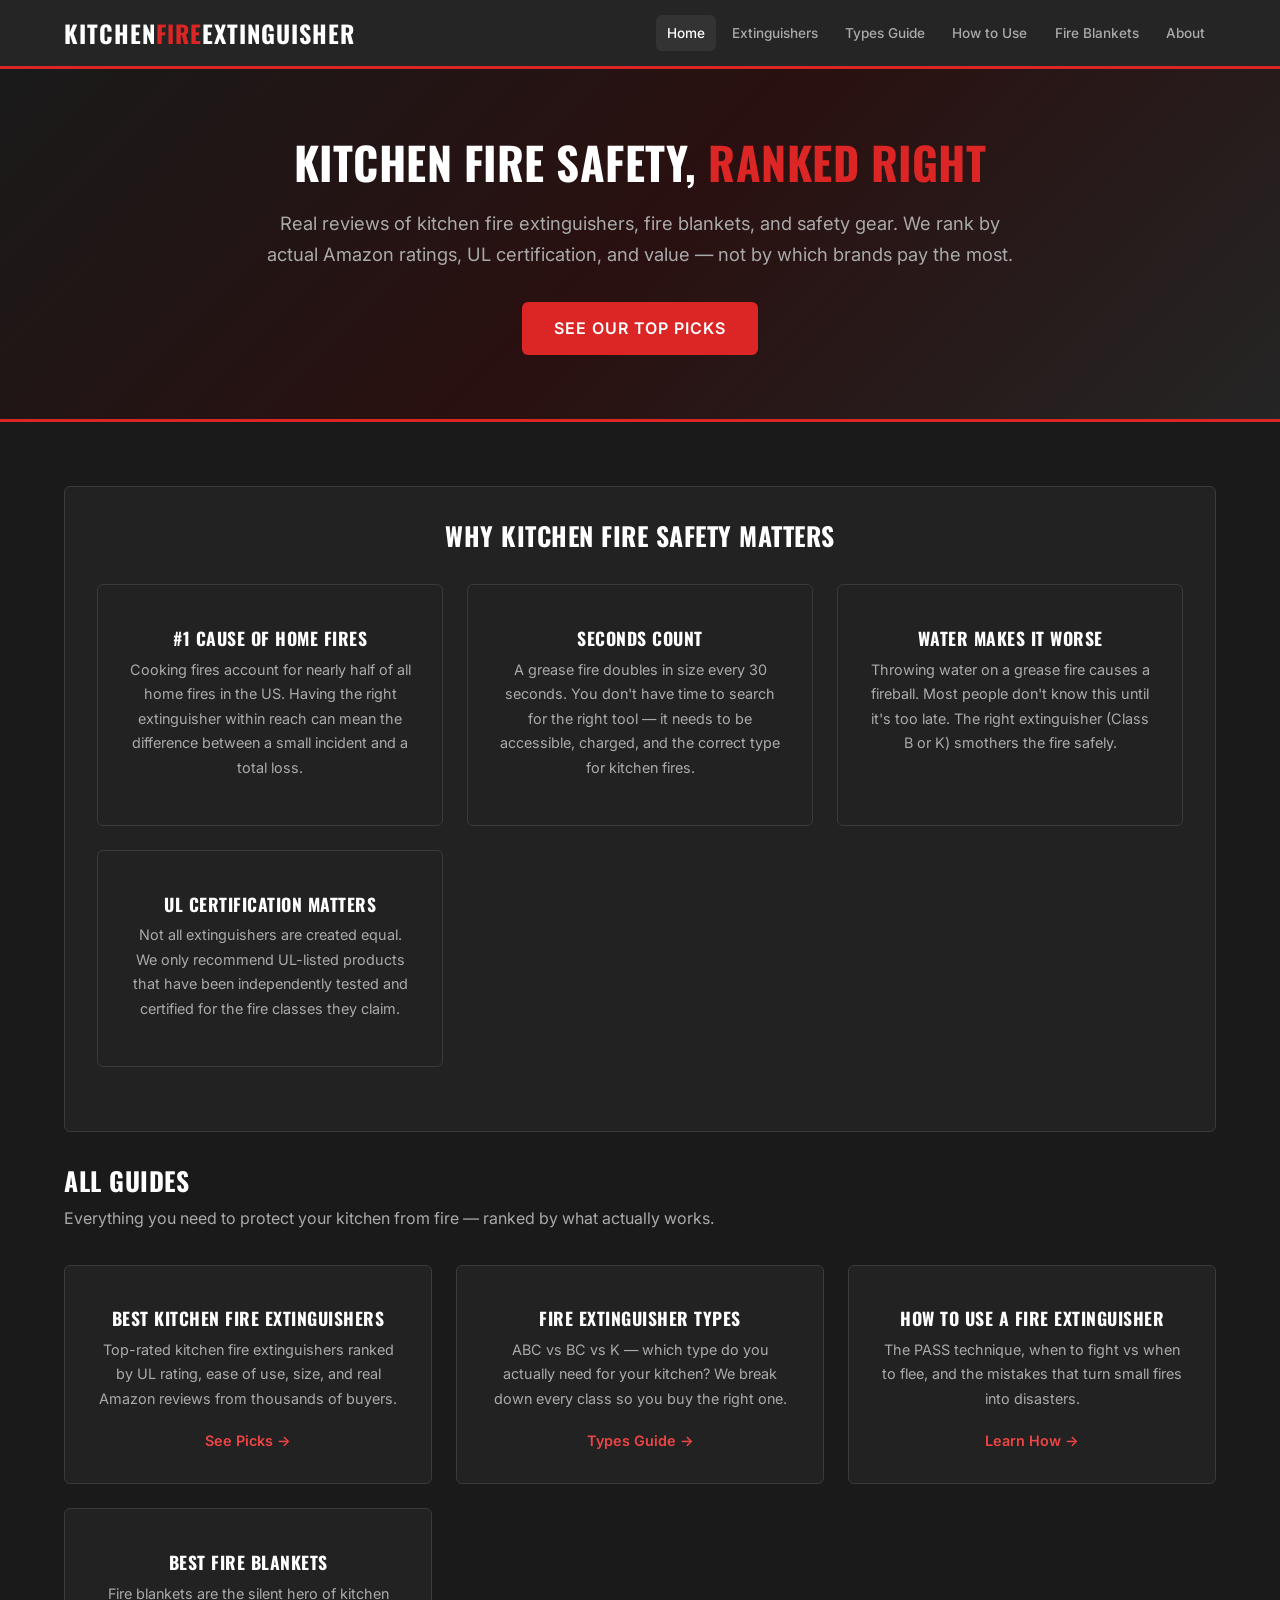
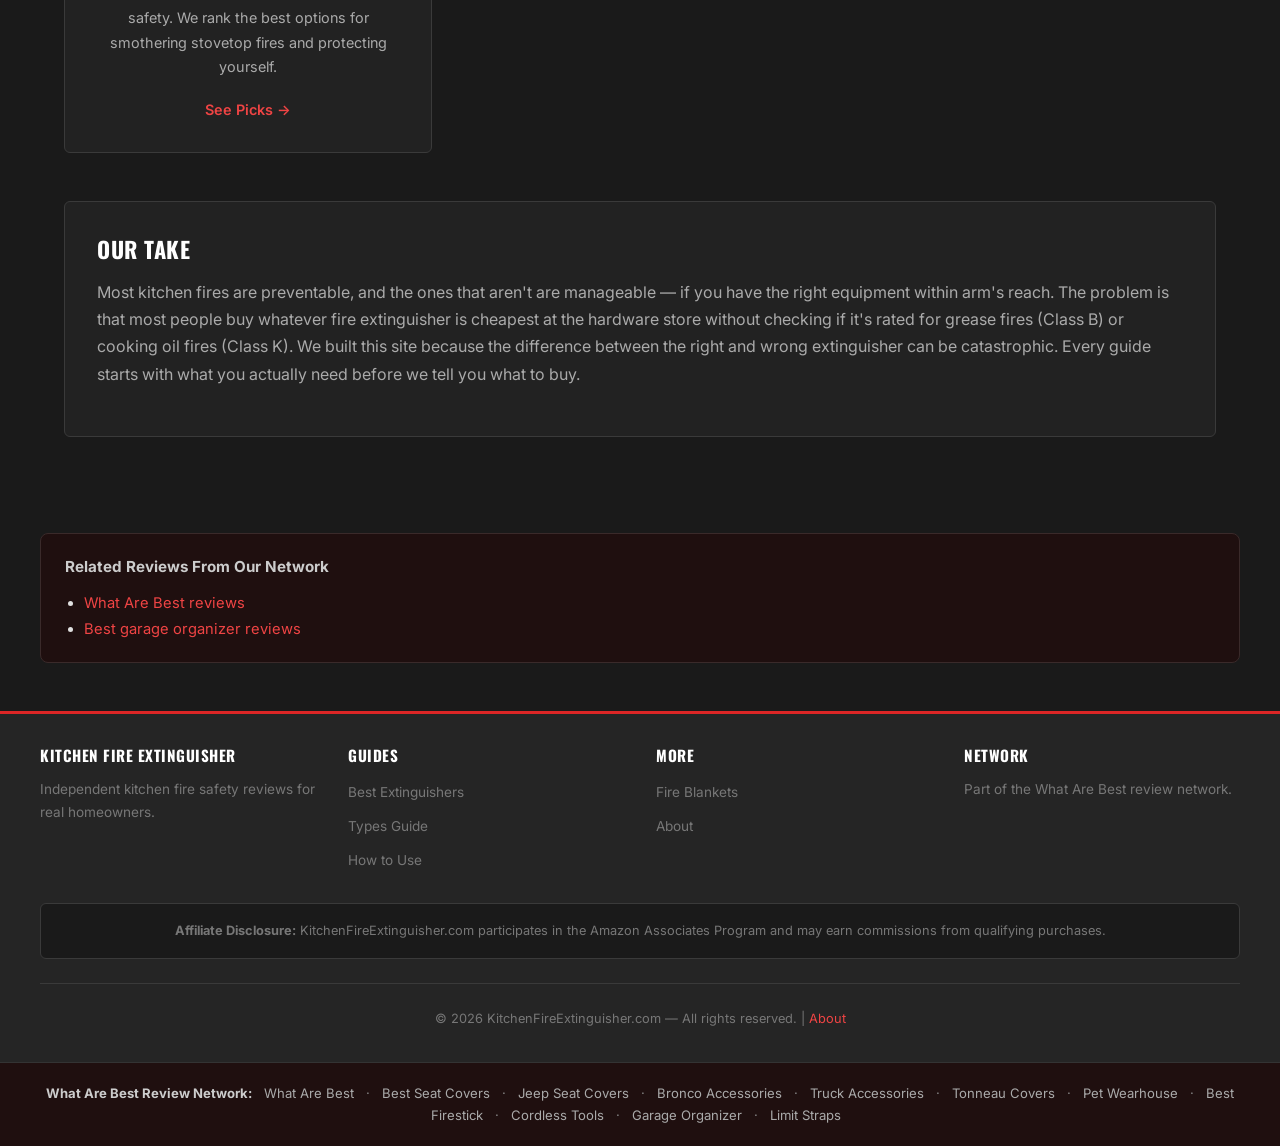
<file: index.html>
<!DOCTYPE html>
<html lang="en">
<head>
<meta charset="UTF-8">
<meta name="viewport" content="width=device-width,initial-scale=1.0">
<title>Best Kitchen Fire Extinguisher 2026 — Honest Fire Safety Reviews</title>
<meta name="description" content="Independent kitchen fire extinguisher reviews. We rank fire extinguishers, fire blankets, and safety gear by real Amazon ratings, UL certification, and value — not brand deals.">
<link rel="canonical" href="https://kitchenfireextinguisher.com/">
<link rel="preconnect" href="https://fonts.googleapis.com">
<link href="https://fonts.googleapis.com/css2?family=Inter:wght@400;500;600;700&family=Oswald:wght@400;500;600;700&display=swap" rel="stylesheet">
<link rel="stylesheet" href="css/style.css">
<meta property="og:type" content="website">
<meta property="og:title" content="Best Kitchen Fire Extinguisher 2026 — Honest Fire Safety Reviews">
<meta property="og:url" content="https://kitchenfireextinguisher.com/">
<meta property="og:site_name" content="KitchenFireExtinguisher.com">
<meta property="og:description" content="Independent kitchen fire extinguisher reviews. We rank fire extinguishers, fire blankets, and safety gear by real Amazon ratings, UL certification, and value.">
<meta name="twitter:card" content="summary">
<script type="application/ld+json">{"@context":"https://schema.org","@type":"WebSite","name":"Kitchen Fire Extinguisher","url":"https://kitchenfireextinguisher.com/","publisher":{"@type":"Organization","name":"What Are Best"},"description":"Independent kitchen fire safety product reviews."}</script>
</head>
<body>
<header class="site-header">
  <div class="header-inner">
    <a href="index.html" class="logo">KITCHEN<span>FIRE</span>EXTINGUISHER</a>
    <button class="nav-toggle" aria-label="Toggle navigation" aria-expanded="false">☰</button>
    <nav class="main-nav" role="navigation">
      <ul>
        <li><a href="index.html">Home</a></li>
        <li><a href="best-kitchen-fire-extinguishers.html">Extinguishers</a></li>
        <li><a href="fire-extinguisher-types.html">Types Guide</a></li>
        <li><a href="how-to-use-fire-extinguisher.html">How to Use</a></li>
        <li><a href="best-fire-blankets.html">Fire Blankets</a></li>
        <li><a href="about.html">About</a></li>
      </ul>
    </nav>
  </div>
</header>

<section class="hero">
  <h1>Kitchen Fire Safety, <span>Ranked Right</span></h1>
  <p>Real reviews of kitchen fire extinguishers, fire blankets, and safety gear. We rank by actual Amazon ratings, UL certification, and value — not by which brands pay the most.</p>
  <a href="best-kitchen-fire-extinguishers.html" class="hero-cta">See Our Top Picks</a>
</section>

<div class="container">
  <section class="brand-section">
    <h2 style="color:var(--white);text-align:center;margin-bottom:1.5rem;font-size:1.6rem">Why Kitchen Fire Safety Matters</h2>
    <div class="category-grid">
      <div class="cat-card"><div class="icon"></div><h3>#1 Cause of Home Fires</h3><p>Cooking fires account for nearly half of all home fires in the US. Having the right extinguisher within reach can mean the difference between a small incident and a total loss.</p></div>
      <div class="cat-card"><div class="icon"></div><h3>Seconds Count</h3><p>A grease fire doubles in size every 30 seconds. You don't have time to search for the right tool — it needs to be accessible, charged, and the correct type for kitchen fires.</p></div>
      <div class="cat-card"><div class="icon"></div><h3>Water Makes It Worse</h3><p>Throwing water on a grease fire causes a fireball. Most people don't know this until it's too late. The right extinguisher (Class B or K) smothers the fire safely.</p></div>
      <div class="cat-card"><div class="icon"></div><h3>UL Certification Matters</h3><p>Not all extinguishers are created equal. We only recommend UL-listed products that have been independently tested and certified for the fire classes they claim.</p></div>
    </div>
  </section>

  <h2 style="color:var(--white);margin:2rem 0 .5rem;font-family:var(--font-heading);text-transform:uppercase;font-size:1.6rem">All Guides</h2>
  <p style="color:var(--text-secondary);margin-bottom:1.5rem">Everything you need to protect your kitchen from fire — ranked by what actually works.</p>
  <div class="category-grid">
    <div class="cat-card"><div class="icon"></div><h3>Best Kitchen Fire Extinguishers</h3><p>Top-rated kitchen fire extinguishers ranked by UL rating, ease of use, size, and real Amazon reviews from thousands of buyers.</p><a href="best-kitchen-fire-extinguishers.html">See Picks →</a></div>
    <div class="cat-card"><div class="icon"></div><h3>Fire Extinguisher Types</h3><p>ABC vs BC vs K — which type do you actually need for your kitchen? We break down every class so you buy the right one.</p><a href="fire-extinguisher-types.html">Types Guide →</a></div>
    <div class="cat-card"><div class="icon"></div><h3>How to Use a Fire Extinguisher</h3><p>The PASS technique, when to fight vs when to flee, and the mistakes that turn small fires into disasters.</p><a href="how-to-use-fire-extinguisher.html">Learn How →</a></div>
    <div class="cat-card"><div class="icon"></div><h3>Best Fire Blankets</h3><p>Fire blankets are the silent hero of kitchen safety. We rank the best options for smothering stovetop fires and protecting yourself.</p><a href="best-fire-blankets.html">See Picks →</a></div>
  </div>

  <section class="brand-section" style="margin-top:3rem">
    <h2 style="color:var(--white);margin-bottom:1rem;font-size:1.4rem">Our Take</h2>
    <p style="color:var(--text-secondary);margin-bottom:1rem">Most kitchen fires are preventable, and the ones that aren't are manageable — if you have the right equipment within arm's reach. The problem is that most people buy whatever fire extinguisher is cheapest at the hardware store without checking if it's rated for grease fires (Class B) or cooking oil fires (Class K). We built this site because the difference between the right and wrong extinguisher can be catastrophic. Every guide starts with what you actually need before we tell you what to buy.</p>
  </section>
</div>

<div class="cross-links-box" style="background:#1f0f0f;border:1px solid #3a2a2a;border-radius:8px;padding:1.2rem 1.5rem;margin:2rem auto;max-width:1200px;">
  <strong style="font-size:.95rem;color:#ccc;">Related Reviews From Our Network</strong>
  <ul style="margin:.6rem 0 0 1.2rem;font-size:.92rem;line-height:1.8;">
    <li><a href="https://whatarebest.com">What Are Best reviews</a></li>
    <li><a href="https://bestgarageorganizer.com">Best garage organizer reviews</a></li>
  </ul>
</div>

<footer class="site-footer">
  <div class="footer-inner">
    <div class="footer-col"><h4>Kitchen Fire Extinguisher</h4><p>Independent kitchen fire safety reviews for real homeowners.</p></div>
    <div class="footer-col"><h4>Guides</h4><ul><li><a href="best-kitchen-fire-extinguishers.html">Best Extinguishers</a></li><li><a href="fire-extinguisher-types.html">Types Guide</a></li><li><a href="how-to-use-fire-extinguisher.html">How to Use</a></li></ul></div>
    <div class="footer-col"><h4>More</h4><ul><li><a href="best-fire-blankets.html">Fire Blankets</a></li><li><a href="about.html">About</a></li></ul></div>
    <div class="footer-col"><h4>Network</h4><p>Part of the <a href="https://www.whatarebest.com" target="_blank" rel="noopener">What Are Best</a> review network.</p></div>
  </div>
  <div class="affiliate-disclosure"><p><strong>Affiliate Disclosure:</strong> KitchenFireExtinguisher.com participates in the Amazon Associates Program and may earn commissions from qualifying purchases.</p></div>
  <div class="footer-bottom"><p>&copy; 2026 KitchenFireExtinguisher.com — All rights reserved. | <a href="about.html">About</a></p></div>
</footer>
<div class="network-links"><strong>What Are Best Review Network:</strong> <a href="https://whatarebest.com">What Are Best</a> · <a href="https://bestseatcover.com">Best Seat Covers</a> · <a href="https://jeepseatcover.com">Jeep Seat Covers</a> · <a href="https://bestbroncoaccessories.com">Bronco Accessories</a> · <a href="https://besttruckaccessories.com">Truck Accessories</a> · <a href="https://besttonneaucovers.com">Tonneau Covers</a> · <a href="https://petwearhouse.com">Pet Wearhouse</a> · <a href="https://bestfirestick.com">Best Firestick</a> · <a href="https://bestcordlesstools.com">Cordless Tools</a> · <a href="https://bestgarageorganizer.com">Garage Organizer</a> · <a href="https://limitstraps.com">Limit Straps</a></div>
<script src="js/main.js"></script>
</body>
</html>
</file>
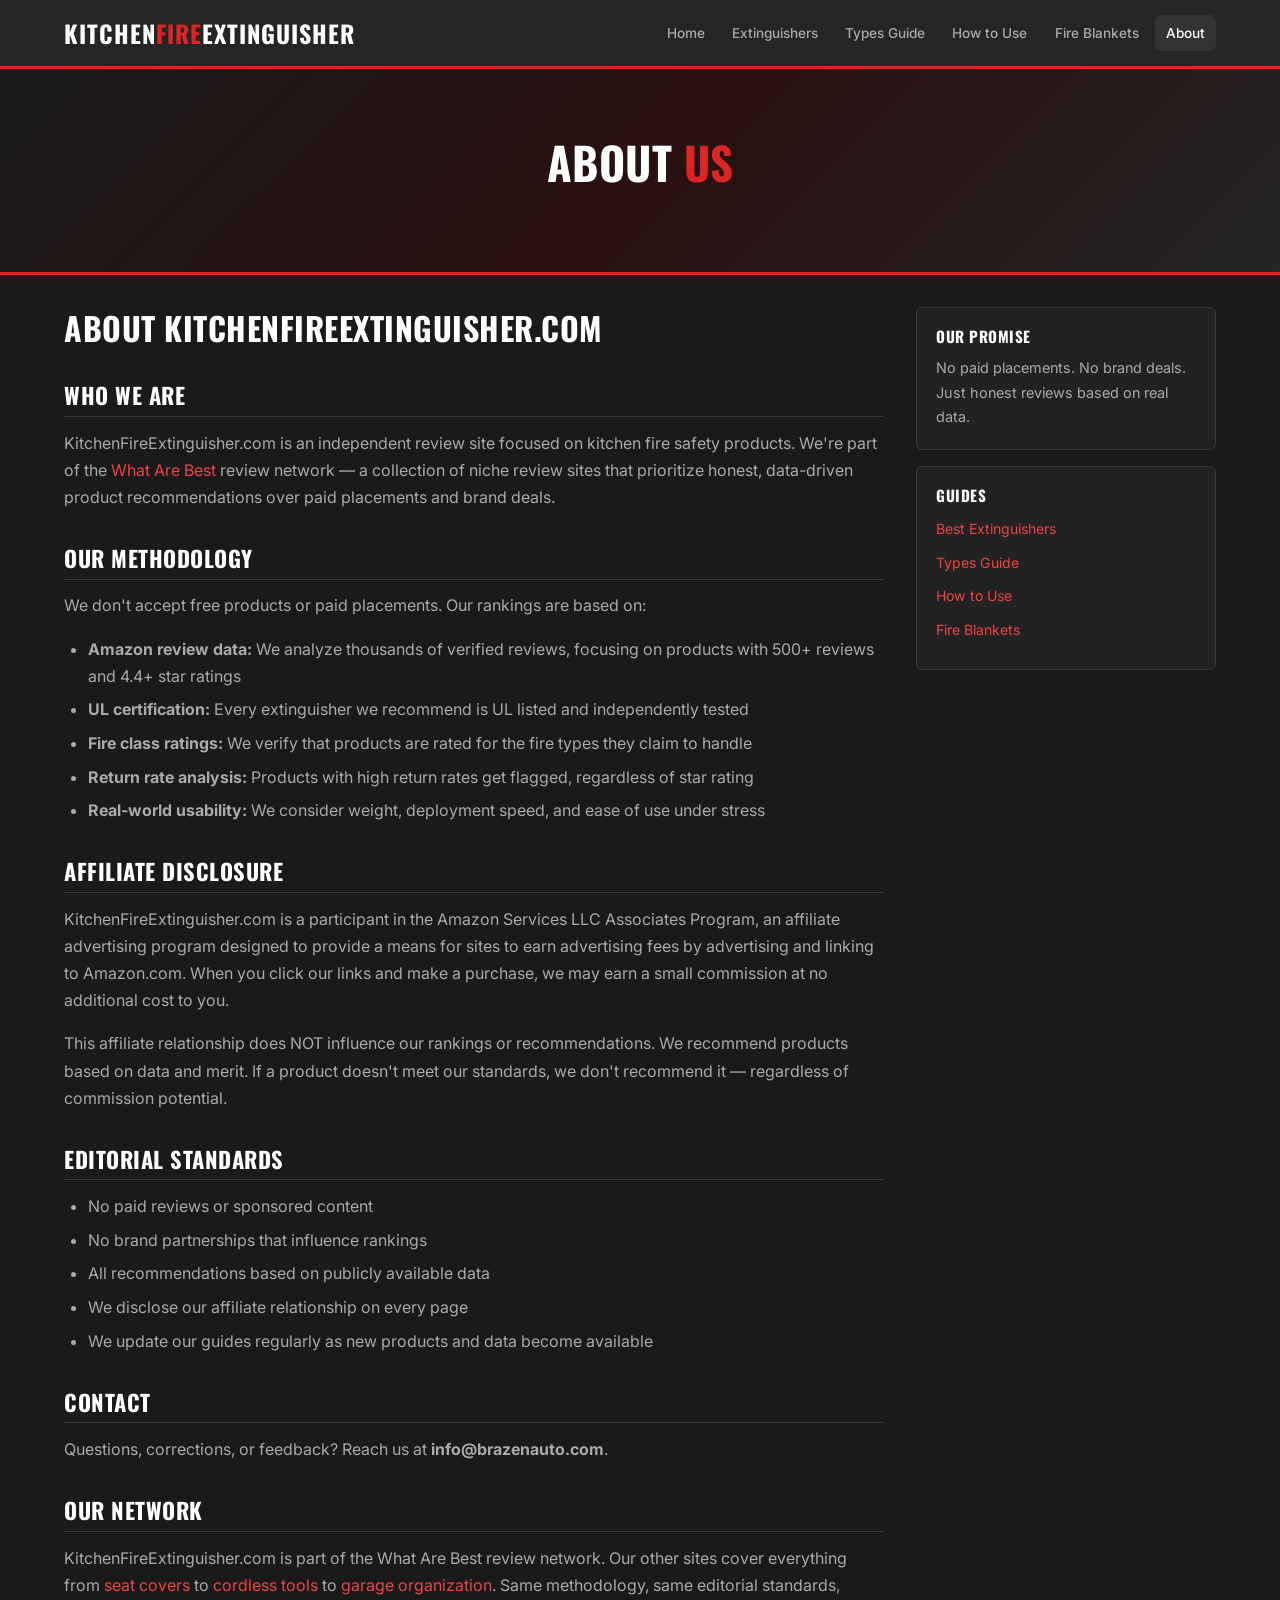
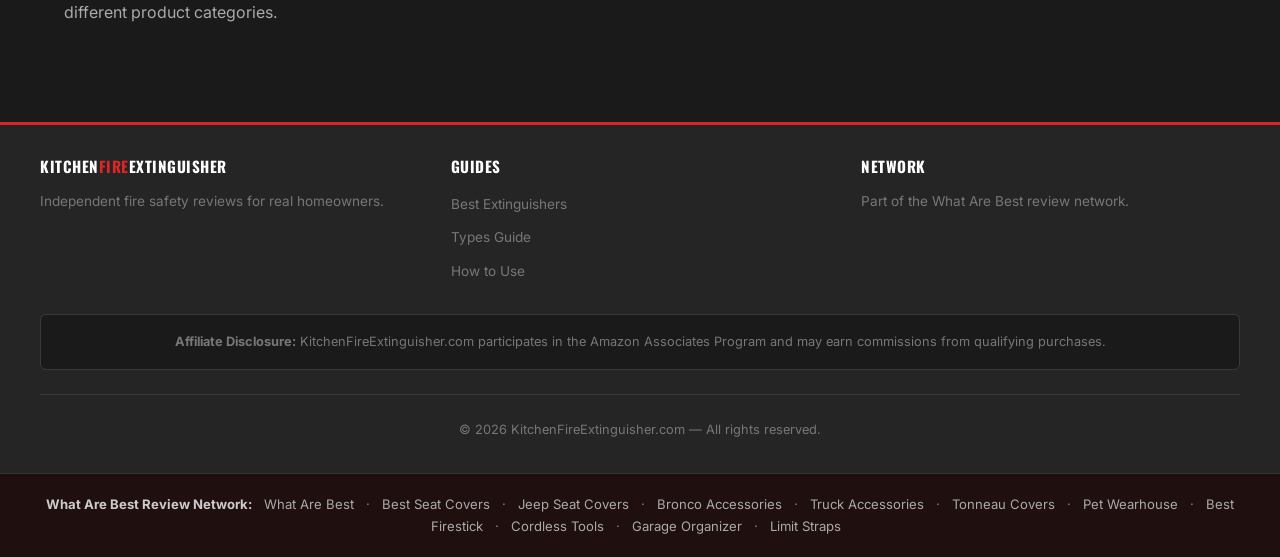
<file: about.html>
<!DOCTYPE html>
<html lang="en">
<head>
<meta charset="UTF-8">
<meta name="viewport" content="width=device-width,initial-scale=1.0">
<title>About — KitchenFireExtinguisher.com</title>
<meta name="description" content="About KitchenFireExtinguisher.com — independent kitchen fire safety reviews. Learn about our review methodology, affiliate disclosure, and editorial standards.">
<link rel="canonical" href="https://kitchenfireextinguisher.com/about.html">
<link rel="preconnect" href="https://fonts.googleapis.com">
<link href="https://fonts.googleapis.com/css2?family=Inter:wght@400;500;600;700&family=Oswald:wght@400;500;600;700&display=swap" rel="stylesheet">
<link rel="stylesheet" href="css/style.css">
<meta property="og:type" content="website">
<meta property="og:title" content="About — KitchenFireExtinguisher.com">
<meta property="og:url" content="https://kitchenfireextinguisher.com/about.html">
<meta property="og:description" content="About KitchenFireExtinguisher.com — independent kitchen fire safety reviews.">
<meta property="og:site_name" content="KitchenFireExtinguisher.com">
<meta name="twitter:card" content="summary">
<script type="application/ld+json">{"@context":"https://schema.org","@type":"AboutPage","name":"About KitchenFireExtinguisher.com","url":"https://kitchenfireextinguisher.com/about.html","publisher":{"@type":"Organization","name":"What Are Best"}}</script>
</head>
<body>
<header class="site-header">
  <div class="header-inner">
    <a href="index.html" class="logo">KITCHEN<span>FIRE</span>EXTINGUISHER</a>
    <button class="nav-toggle" aria-label="Toggle navigation" aria-expanded="false">☰</button>
    <nav class="main-nav" role="navigation"><ul><li><a href="index.html">Home</a></li><li><a href="best-kitchen-fire-extinguishers.html">Extinguishers</a></li><li><a href="fire-extinguisher-types.html">Types Guide</a></li><li><a href="how-to-use-fire-extinguisher.html">How to Use</a></li><li><a href="best-fire-blankets.html">Fire Blankets</a></li><li><a href="about.html">About</a></li></ul></nav>
  </div>
</header>
<section class="hero">
  <h1>About <span>Us</span></h1>
</section>
<div class="container">
  <div class="content-grid">
    <main class="article-content">

<h1>About KitchenFireExtinguisher.com</h1>

<h2>Who We Are</h2>
<p>KitchenFireExtinguisher.com is an independent review site focused on kitchen fire safety products. We're part of the <a href="https://www.whatarebest.com" target="_blank" rel="noopener">What Are Best</a> review network — a collection of niche review sites that prioritize honest, data-driven product recommendations over paid placements and brand deals.</p>

<h2>Our Methodology</h2>
<p>We don't accept free products or paid placements. Our rankings are based on:</p>
<ul>
  <li><strong>Amazon review data:</strong> We analyze thousands of verified reviews, focusing on products with 500+ reviews and 4.4+ star ratings</li>
  <li><strong>UL certification:</strong> Every extinguisher we recommend is UL listed and independently tested</li>
  <li><strong>Fire class ratings:</strong> We verify that products are rated for the fire types they claim to handle</li>
  <li><strong>Return rate analysis:</strong> Products with high return rates get flagged, regardless of star rating</li>
  <li><strong>Real-world usability:</strong> We consider weight, deployment speed, and ease of use under stress</li>
</ul>

<h2>Affiliate Disclosure</h2>
<p>KitchenFireExtinguisher.com is a participant in the Amazon Services LLC Associates Program, an affiliate advertising program designed to provide a means for sites to earn advertising fees by advertising and linking to Amazon.com. When you click our links and make a purchase, we may earn a small commission at no additional cost to you.</p>
<p>This affiliate relationship does NOT influence our rankings or recommendations. We recommend products based on data and merit. If a product doesn't meet our standards, we don't recommend it — regardless of commission potential.</p>

<h2>Editorial Standards</h2>
<ul>
  <li>No paid reviews or sponsored content</li>
  <li>No brand partnerships that influence rankings</li>
  <li>All recommendations based on publicly available data</li>
  <li>We disclose our affiliate relationship on every page</li>
  <li>We update our guides regularly as new products and data become available</li>
</ul>

<h2>Contact</h2>
<p>Questions, corrections, or feedback? Reach us at <strong>info@brazenauto.com</strong>.</p>

<h2>Our Network</h2>
<p>KitchenFireExtinguisher.com is part of the What Are Best review network. Our other sites cover everything from <a href="https://bestseatcover.com">seat covers</a> to <a href="https://bestcordlesstools.com">cordless tools</a> to <a href="https://bestgarageorganizer.com">garage organization</a>. Same methodology, same editorial standards, different product categories.</p>

</main>
    <aside class="sidebar">
      <div class="widget"><h4>Our Promise</h4><p style="font-size:.9rem;color:var(--text-secondary)">No paid placements. No brand deals. Just honest reviews based on real data.</p></div>
      <div class="widget"><h4>Guides</h4><ul><li><a href="best-kitchen-fire-extinguishers.html">Best Extinguishers</a></li><li><a href="fire-extinguisher-types.html">Types Guide</a></li><li><a href="how-to-use-fire-extinguisher.html">How to Use</a></li><li><a href="best-fire-blankets.html">Fire Blankets</a></li></ul></div>
    </aside>
  </div>
</div>
<footer class="site-footer">
  <div class="footer-inner">
    <div class="footer-col"><h4>KITCHEN<span style="color:var(--accent)">FIRE</span>EXTINGUISHER</h4><p>Independent fire safety reviews for real homeowners.</p></div>
    <div class="footer-col"><h4>Guides</h4><ul><li><a href="best-kitchen-fire-extinguishers.html">Best Extinguishers</a></li><li><a href="fire-extinguisher-types.html">Types Guide</a></li><li><a href="how-to-use-fire-extinguisher.html">How to Use</a></li></ul></div>
    <div class="footer-col"><h4>Network</h4><p>Part of the <a href="https://www.whatarebest.com" target="_blank" rel="noopener">What Are Best</a> review network.</p></div>
  </div>
  <div class="affiliate-disclosure"><p><strong>Affiliate Disclosure:</strong> KitchenFireExtinguisher.com participates in the Amazon Associates Program and may earn commissions from qualifying purchases.</p></div>
  <div class="footer-bottom"><p>&copy; 2026 KitchenFireExtinguisher.com — All rights reserved.</p></div>
</footer>
<div class="network-links"><strong>What Are Best Review Network:</strong> <a href="https://whatarebest.com">What Are Best</a> · <a href="https://bestseatcover.com">Best Seat Covers</a> · <a href="https://jeepseatcover.com">Jeep Seat Covers</a> · <a href="https://bestbroncoaccessories.com">Bronco Accessories</a> · <a href="https://besttruckaccessories.com">Truck Accessories</a> · <a href="https://besttonneaucovers.com">Tonneau Covers</a> · <a href="https://petwearhouse.com">Pet Wearhouse</a> · <a href="https://bestfirestick.com">Best Firestick</a> · <a href="https://bestcordlesstools.com">Cordless Tools</a> · <a href="https://bestgarageorganizer.com">Garage Organizer</a> · <a href="https://limitstraps.com">Limit Straps</a></div>
<script src="js/main.js"></script>
</body>
</html>
</file>
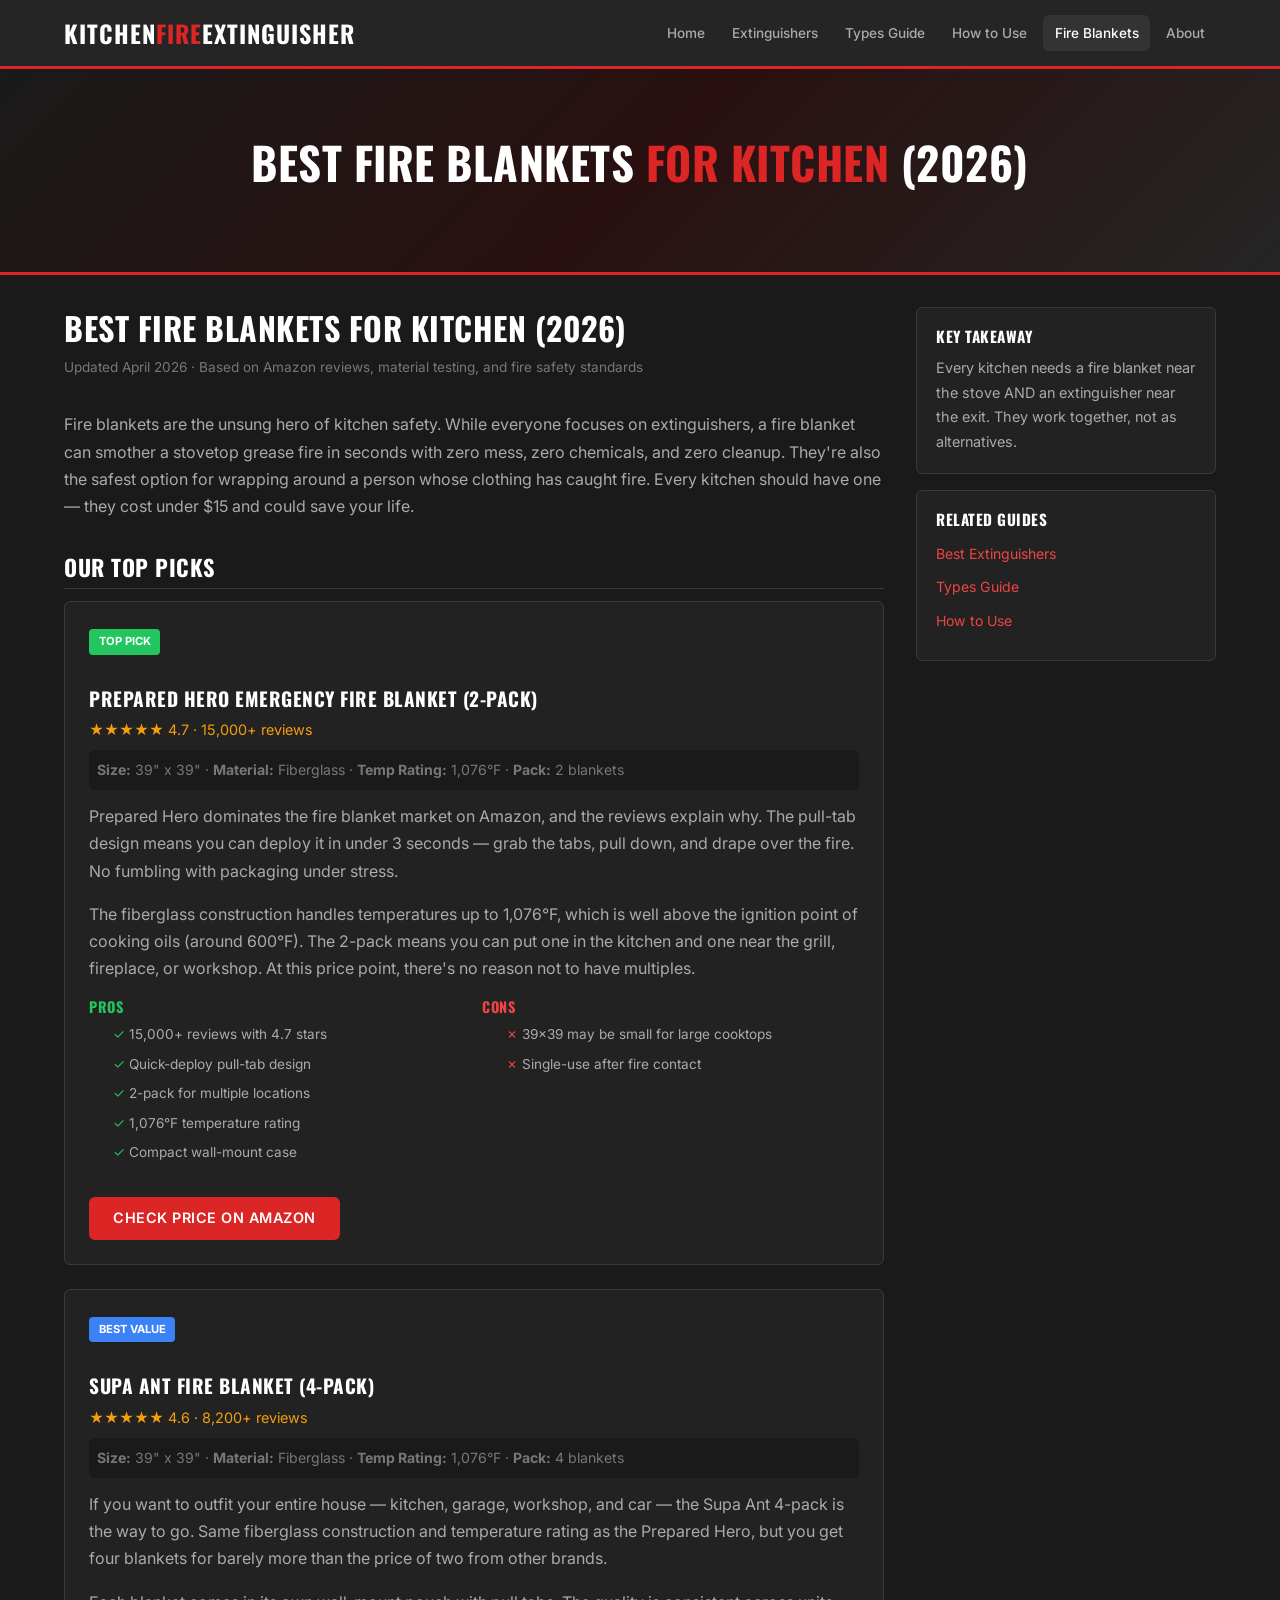
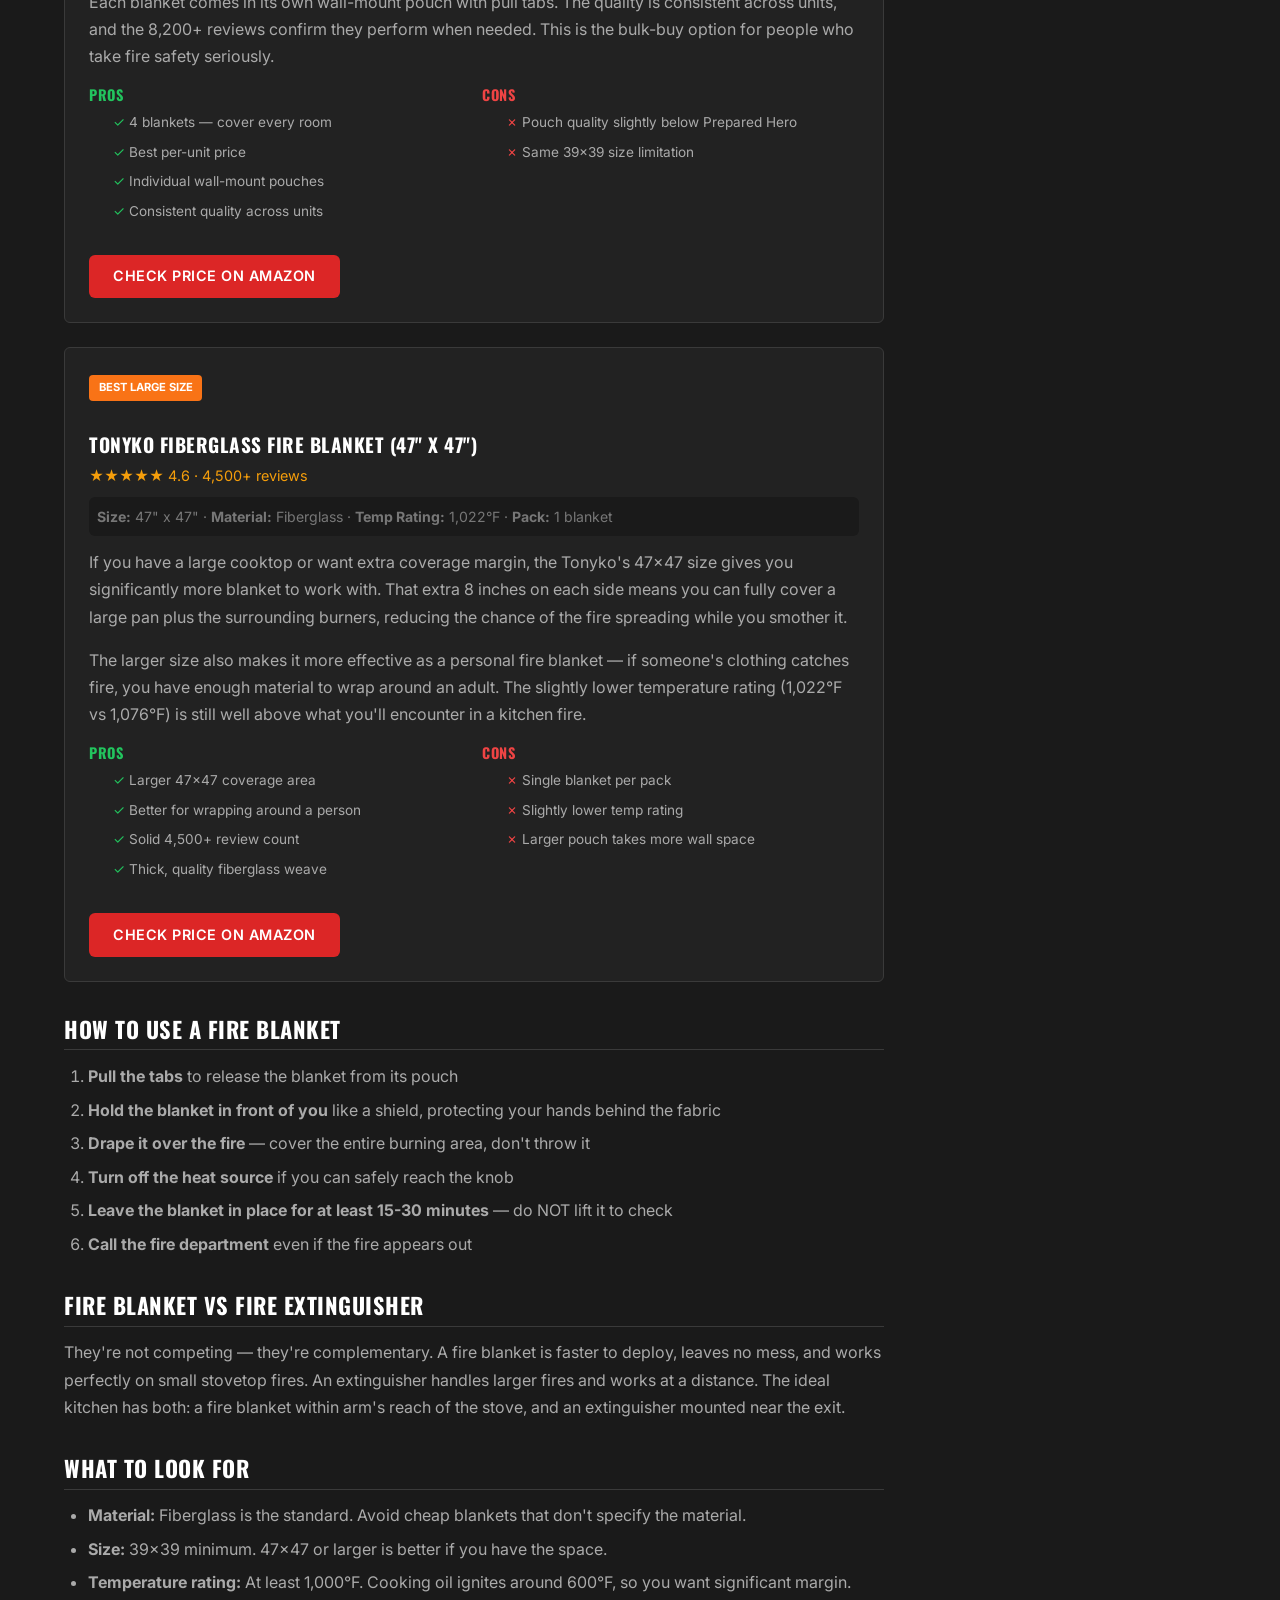
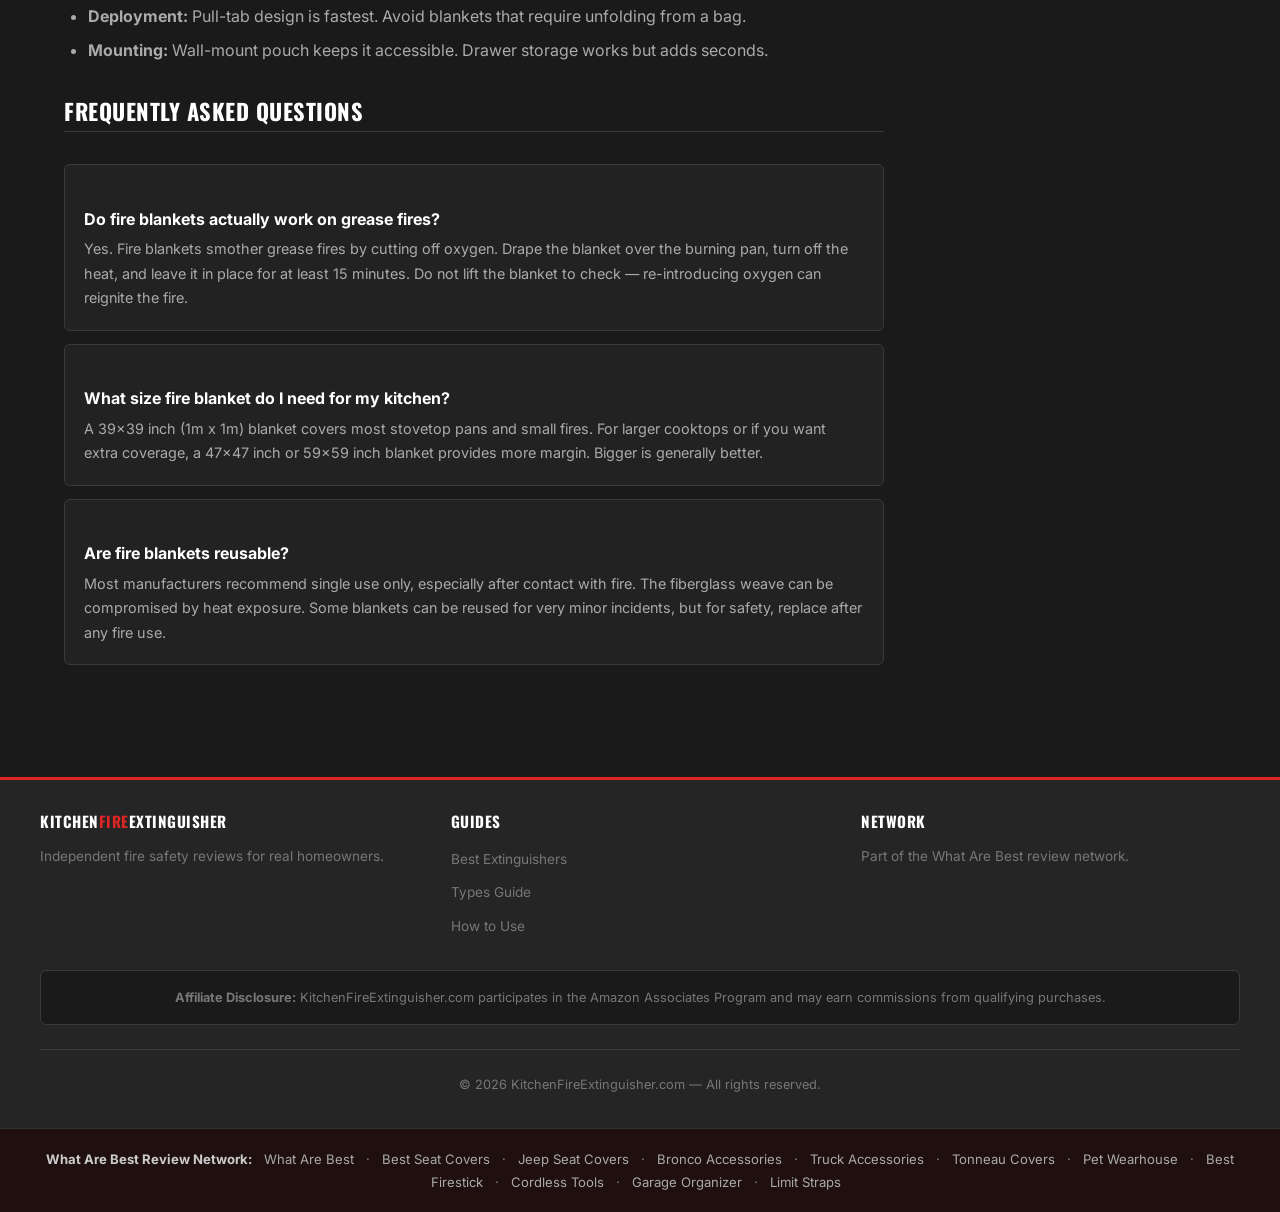
<file: best-fire-blankets.html>
<!DOCTYPE html>
<html lang="en">
<head>
<meta charset="UTF-8">
<meta name="viewport" content="width=device-width,initial-scale=1.0">
<title>Best Fire Blankets for Kitchen (2026) — Top Picks for Stovetop Safety</title>
<meta name="description" content="Best fire blankets for kitchen use ranked by size, material, and real Amazon reviews. Fiberglass fire blankets for smothering grease fires and stovetop emergencies.">
<link rel="canonical" href="https://kitchenfireextinguisher.com/best-fire-blankets.html">
<link rel="preconnect" href="https://fonts.googleapis.com">
<link href="https://fonts.googleapis.com/css2?family=Inter:wght@400;500;600;700&family=Oswald:wght@400;500;600;700&display=swap" rel="stylesheet">
<link rel="stylesheet" href="css/style.css">
<meta property="og:type" content="article">
<meta property="og:title" content="Best Fire Blankets for Kitchen (2026) — Top Picks Ranked">
<meta property="og:url" content="https://kitchenfireextinguisher.com/best-fire-blankets.html">
<meta property="og:description" content="Best fire blankets for kitchen use ranked by size, material, and real Amazon reviews.">
<meta property="og:site_name" content="KitchenFireExtinguisher.com">
<meta name="twitter:card" content="summary">
<script type="application/ld+json">[{"@context":"https://schema.org","@type":"Article","headline":"Best Fire Blankets for Kitchen (2026)","description":"Best fire blankets ranked for kitchen stovetop safety.","publisher":{"@type":"Organization","name":"What Are Best"}},{"@context":"https://schema.org","@type":"FAQPage","mainEntity":[{"@type":"Question","name":"Do fire blankets actually work on grease fires?","acceptedAnswer":{"@type":"Answer","text":"Yes. Fire blankets smother grease fires by cutting off oxygen. Drape the blanket over the burning pan, turn off the heat, and leave it in place for at least 15 minutes. Do not lift the blanket to check — re-introducing oxygen can reignite the fire."}},{"@type":"Question","name":"What size fire blanket do I need for my kitchen?","acceptedAnswer":{"@type":"Answer","text":"A 39x39 inch (1m x 1m) blanket covers most stovetop pans and small fires. For larger cooktops or if you want extra coverage, a 47x47 inch or 59x59 inch blanket provides more margin. Bigger is generally better."}},{"@type":"Question","name":"Are fire blankets reusable?","acceptedAnswer":{"@type":"Answer","text":"Most manufacturers recommend single use only, especially after contact with fire. The fiberglass weave can be compromised by heat exposure. Some blankets can be reused for very minor incidents, but for safety, replace after any fire use."}}]}]</script>
</head>
<body>
<header class="site-header">
  <div class="header-inner">
    <a href="index.html" class="logo">KITCHEN<span>FIRE</span>EXTINGUISHER</a>
    <button class="nav-toggle" aria-label="Toggle navigation" aria-expanded="false">☰</button>
    <nav class="main-nav" role="navigation"><ul><li><a href="index.html">Home</a></li><li><a href="best-kitchen-fire-extinguishers.html">Extinguishers</a></li><li><a href="fire-extinguisher-types.html">Types Guide</a></li><li><a href="how-to-use-fire-extinguisher.html">How to Use</a></li><li><a href="best-fire-blankets.html">Fire Blankets</a></li><li><a href="about.html">About</a></li></ul></nav>
  </div>
</header>
<section class="hero">
  <h1>Best Fire Blankets <span>for Kitchen</span> (2026)</h1>
</section>
<div class="container">
  <div class="content-grid">
    <main class="article-content">

<h1>Best Fire Blankets for Kitchen (2026)</h1>
<p class="meta">Updated April 2026 · Based on Amazon reviews, material testing, and fire safety standards</p>

<p>Fire blankets are the unsung hero of kitchen safety. While everyone focuses on extinguishers, a fire blanket can smother a stovetop grease fire in seconds with zero mess, zero chemicals, and zero cleanup. They're also the safest option for wrapping around a person whose clothing has caught fire. Every kitchen should have one — they cost under $15 and could save your life.</p>

<h2>Our Top Picks</h2>

<div class="product-card">
  <span class="badge badge-top">Top Pick</span>
  <h3>Prepared Hero Emergency Fire Blanket (2-Pack)</h3>
  <div class="rating">★★★★★ 4.7 · 15,000+ reviews</div>
  <div class="specs">
    <strong>Size:</strong> 39" x 39" · <strong>Material:</strong> Fiberglass · <strong>Temp Rating:</strong> 1,076°F · <strong>Pack:</strong> 2 blankets
  </div>
  <p>Prepared Hero dominates the fire blanket market on Amazon, and the reviews explain why. The pull-tab design means you can deploy it in under 3 seconds — grab the tabs, pull down, and drape over the fire. No fumbling with packaging under stress.</p>
  <p>The fiberglass construction handles temperatures up to 1,076°F, which is well above the ignition point of cooking oils (around 600°F). The 2-pack means you can put one in the kitchen and one near the grill, fireplace, or workshop. At this price point, there's no reason not to have multiples.</p>
  <div class="pros-cons">
    <div class="pros"><h4>Pros</h4><ul><li>15,000+ reviews with 4.7 stars</li><li>Quick-deploy pull-tab design</li><li>2-pack for multiple locations</li><li>1,076°F temperature rating</li><li>Compact wall-mount case</li></ul></div>
    <div class="cons"><h4>Cons</h4><ul><li>39x39 may be small for large cooktops</li><li>Single-use after fire contact</li></ul></div>
  </div>
  <a href="https://www.amazon.com/s?k=Prepared+Hero+emergency+fire+blanket+2+pack&tag=brazenprodu01-20" class="btn" target="_blank" rel="nofollow noopener">Check Price on Amazon</a>
</div>

<div class="product-card">
  <span class="badge badge-value">Best Value</span>
  <h3>Supa Ant Fire Blanket (4-Pack)</h3>
  <div class="rating">★★★★★ 4.6 · 8,200+ reviews</div>
  <div class="specs">
    <strong>Size:</strong> 39" x 39" · <strong>Material:</strong> Fiberglass · <strong>Temp Rating:</strong> 1,076°F · <strong>Pack:</strong> 4 blankets
  </div>
  <p>If you want to outfit your entire house — kitchen, garage, workshop, and car — the Supa Ant 4-pack is the way to go. Same fiberglass construction and temperature rating as the Prepared Hero, but you get four blankets for barely more than the price of two from other brands.</p>
  <p>Each blanket comes in its own wall-mount pouch with pull tabs. The quality is consistent across units, and the 8,200+ reviews confirm they perform when needed. This is the bulk-buy option for people who take fire safety seriously.</p>
  <div class="pros-cons">
    <div class="pros"><h4>Pros</h4><ul><li>4 blankets — cover every room</li><li>Best per-unit price</li><li>Individual wall-mount pouches</li><li>Consistent quality across units</li></ul></div>
    <div class="cons"><h4>Cons</h4><ul><li>Pouch quality slightly below Prepared Hero</li><li>Same 39x39 size limitation</li></ul></div>
  </div>
  <a href="https://www.amazon.com/s?k=Supa+Ant+fire+blanket+4+pack&tag=brazenprodu01-20" class="btn" target="_blank" rel="nofollow noopener">Check Price on Amazon</a>
</div>

<div class="product-card">
  <span class="badge badge-popular">Best Large Size</span>
  <h3>Tonyko Fiberglass Fire Blanket (47" x 47")</h3>
  <div class="rating">★★★★★ 4.6 · 4,500+ reviews</div>
  <div class="specs">
    <strong>Size:</strong> 47" x 47" · <strong>Material:</strong> Fiberglass · <strong>Temp Rating:</strong> 1,022°F · <strong>Pack:</strong> 1 blanket
  </div>
  <p>If you have a large cooktop or want extra coverage margin, the Tonyko's 47x47 size gives you significantly more blanket to work with. That extra 8 inches on each side means you can fully cover a large pan plus the surrounding burners, reducing the chance of the fire spreading while you smother it.</p>
  <p>The larger size also makes it more effective as a personal fire blanket — if someone's clothing catches fire, you have enough material to wrap around an adult. The slightly lower temperature rating (1,022°F vs 1,076°F) is still well above what you'll encounter in a kitchen fire.</p>
  <div class="pros-cons">
    <div class="pros"><h4>Pros</h4><ul><li>Larger 47x47 coverage area</li><li>Better for wrapping around a person</li><li>Solid 4,500+ review count</li><li>Thick, quality fiberglass weave</li></ul></div>
    <div class="cons"><h4>Cons</h4><ul><li>Single blanket per pack</li><li>Slightly lower temp rating</li><li>Larger pouch takes more wall space</li></ul></div>
  </div>
  <a href="https://www.amazon.com/s?k=Tonyko+fiberglass+fire+blanket+47+inch&tag=brazenprodu01-20" class="btn" target="_blank" rel="nofollow noopener">Check Price on Amazon</a>
</div>

<h2>How to Use a Fire Blanket</h2>
<ol>
  <li><strong>Pull the tabs</strong> to release the blanket from its pouch</li>
  <li><strong>Hold the blanket in front of you</strong> like a shield, protecting your hands behind the fabric</li>
  <li><strong>Drape it over the fire</strong> — cover the entire burning area, don't throw it</li>
  <li><strong>Turn off the heat source</strong> if you can safely reach the knob</li>
  <li><strong>Leave the blanket in place for at least 15-30 minutes</strong> — do NOT lift it to check</li>
  <li><strong>Call the fire department</strong> even if the fire appears out</li>
</ol>

<h2>Fire Blanket vs Fire Extinguisher</h2>
<p>They're not competing — they're complementary. A fire blanket is faster to deploy, leaves no mess, and works perfectly on small stovetop fires. An extinguisher handles larger fires and works at a distance. The ideal kitchen has both: a fire blanket within arm's reach of the stove, and an extinguisher mounted near the exit.</p>

<h2>What to Look For</h2>
<ul>
  <li><strong>Material:</strong> Fiberglass is the standard. Avoid cheap blankets that don't specify the material.</li>
  <li><strong>Size:</strong> 39x39 minimum. 47x47 or larger is better if you have the space.</li>
  <li><strong>Temperature rating:</strong> At least 1,000°F. Cooking oil ignites around 600°F, so you want significant margin.</li>
  <li><strong>Deployment:</strong> Pull-tab design is fastest. Avoid blankets that require unfolding from a bag.</li>
  <li><strong>Mounting:</strong> Wall-mount pouch keeps it accessible. Drawer storage works but adds seconds.</li>
</ul>

<h2>Frequently Asked Questions</h2>
<div class="faq">
  <div class="faq-item"><h3>Do fire blankets actually work on grease fires?</h3><p>Yes. Fire blankets smother grease fires by cutting off oxygen. Drape the blanket over the burning pan, turn off the heat, and leave it in place for at least 15 minutes. Do not lift the blanket to check — re-introducing oxygen can reignite the fire.</p></div>
  <div class="faq-item"><h3>What size fire blanket do I need for my kitchen?</h3><p>A 39x39 inch (1m x 1m) blanket covers most stovetop pans and small fires. For larger cooktops or if you want extra coverage, a 47x47 inch or 59x59 inch blanket provides more margin. Bigger is generally better.</p></div>
  <div class="faq-item"><h3>Are fire blankets reusable?</h3><p>Most manufacturers recommend single use only, especially after contact with fire. The fiberglass weave can be compromised by heat exposure. Some blankets can be reused for very minor incidents, but for safety, replace after any fire use.</p></div>
</div>

</main>
    <aside class="sidebar">
      <div class="widget"><h4>Key Takeaway</h4><p style="font-size:.9rem;color:var(--text-secondary)">Every kitchen needs a fire blanket near the stove AND an extinguisher near the exit. They work together, not as alternatives.</p></div>
      <div class="widget"><h4>Related Guides</h4><ul><li><a href="best-kitchen-fire-extinguishers.html">Best Extinguishers</a></li><li><a href="fire-extinguisher-types.html">Types Guide</a></li><li><a href="how-to-use-fire-extinguisher.html">How to Use</a></li></ul></div>
    </aside>
  </div>
</div>
<footer class="site-footer">
  <div class="footer-inner">
    <div class="footer-col"><h4>KITCHEN<span style="color:var(--accent)">FIRE</span>EXTINGUISHER</h4><p>Independent fire safety reviews for real homeowners.</p></div>
    <div class="footer-col"><h4>Guides</h4><ul><li><a href="best-kitchen-fire-extinguishers.html">Best Extinguishers</a></li><li><a href="fire-extinguisher-types.html">Types Guide</a></li><li><a href="how-to-use-fire-extinguisher.html">How to Use</a></li></ul></div>
    <div class="footer-col"><h4>Network</h4><p>Part of the <a href="https://www.whatarebest.com" target="_blank" rel="noopener">What Are Best</a> review network.</p></div>
  </div>
  <div class="affiliate-disclosure"><p><strong>Affiliate Disclosure:</strong> KitchenFireExtinguisher.com participates in the Amazon Associates Program and may earn commissions from qualifying purchases.</p></div>
  <div class="footer-bottom"><p>&copy; 2026 KitchenFireExtinguisher.com — All rights reserved.</p></div>
</footer>
<div class="network-links"><strong>What Are Best Review Network:</strong> <a href="https://whatarebest.com">What Are Best</a> · <a href="https://bestseatcover.com">Best Seat Covers</a> · <a href="https://jeepseatcover.com">Jeep Seat Covers</a> · <a href="https://bestbroncoaccessories.com">Bronco Accessories</a> · <a href="https://besttruckaccessories.com">Truck Accessories</a> · <a href="https://besttonneaucovers.com">Tonneau Covers</a> · <a href="https://petwearhouse.com">Pet Wearhouse</a> · <a href="https://bestfirestick.com">Best Firestick</a> · <a href="https://bestcordlesstools.com">Cordless Tools</a> · <a href="https://bestgarageorganizer.com">Garage Organizer</a> · <a href="https://limitstraps.com">Limit Straps</a></div>
<script src="js/main.js"></script>
</body>
</html>
</file>
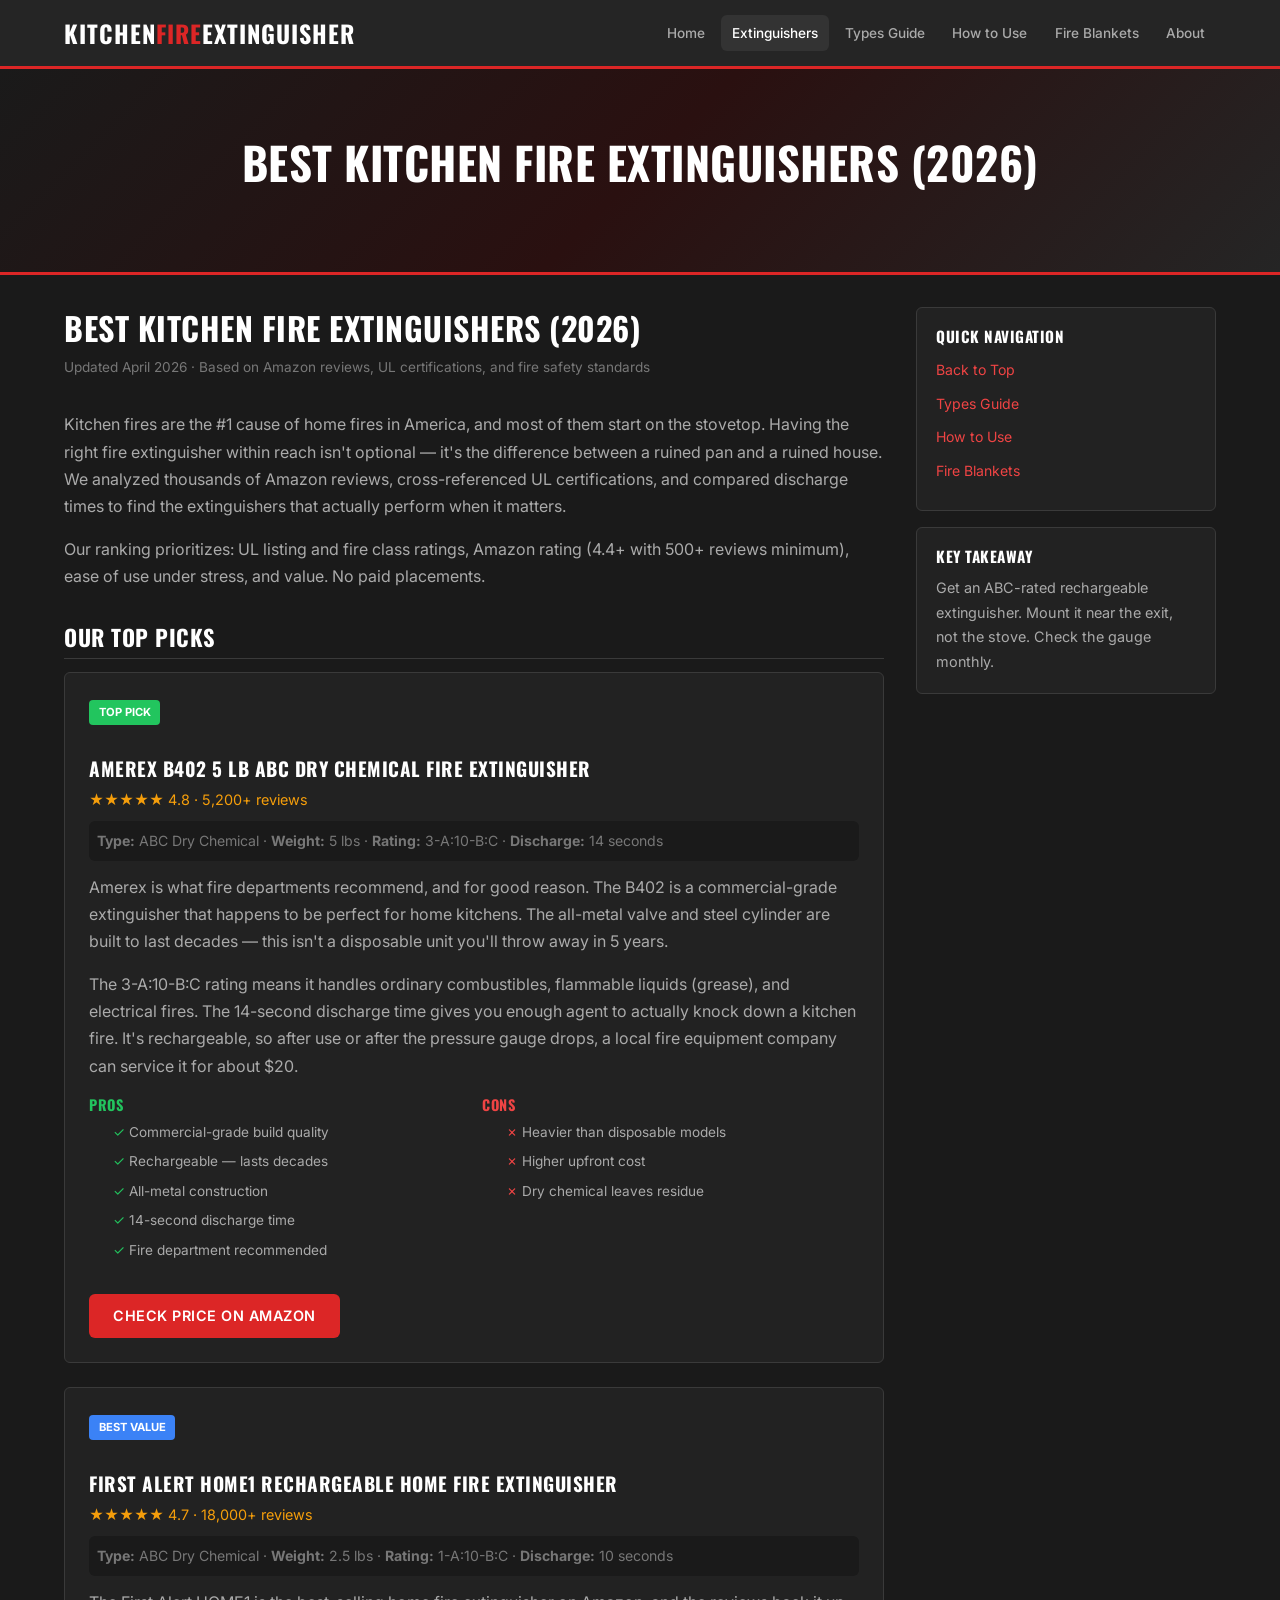
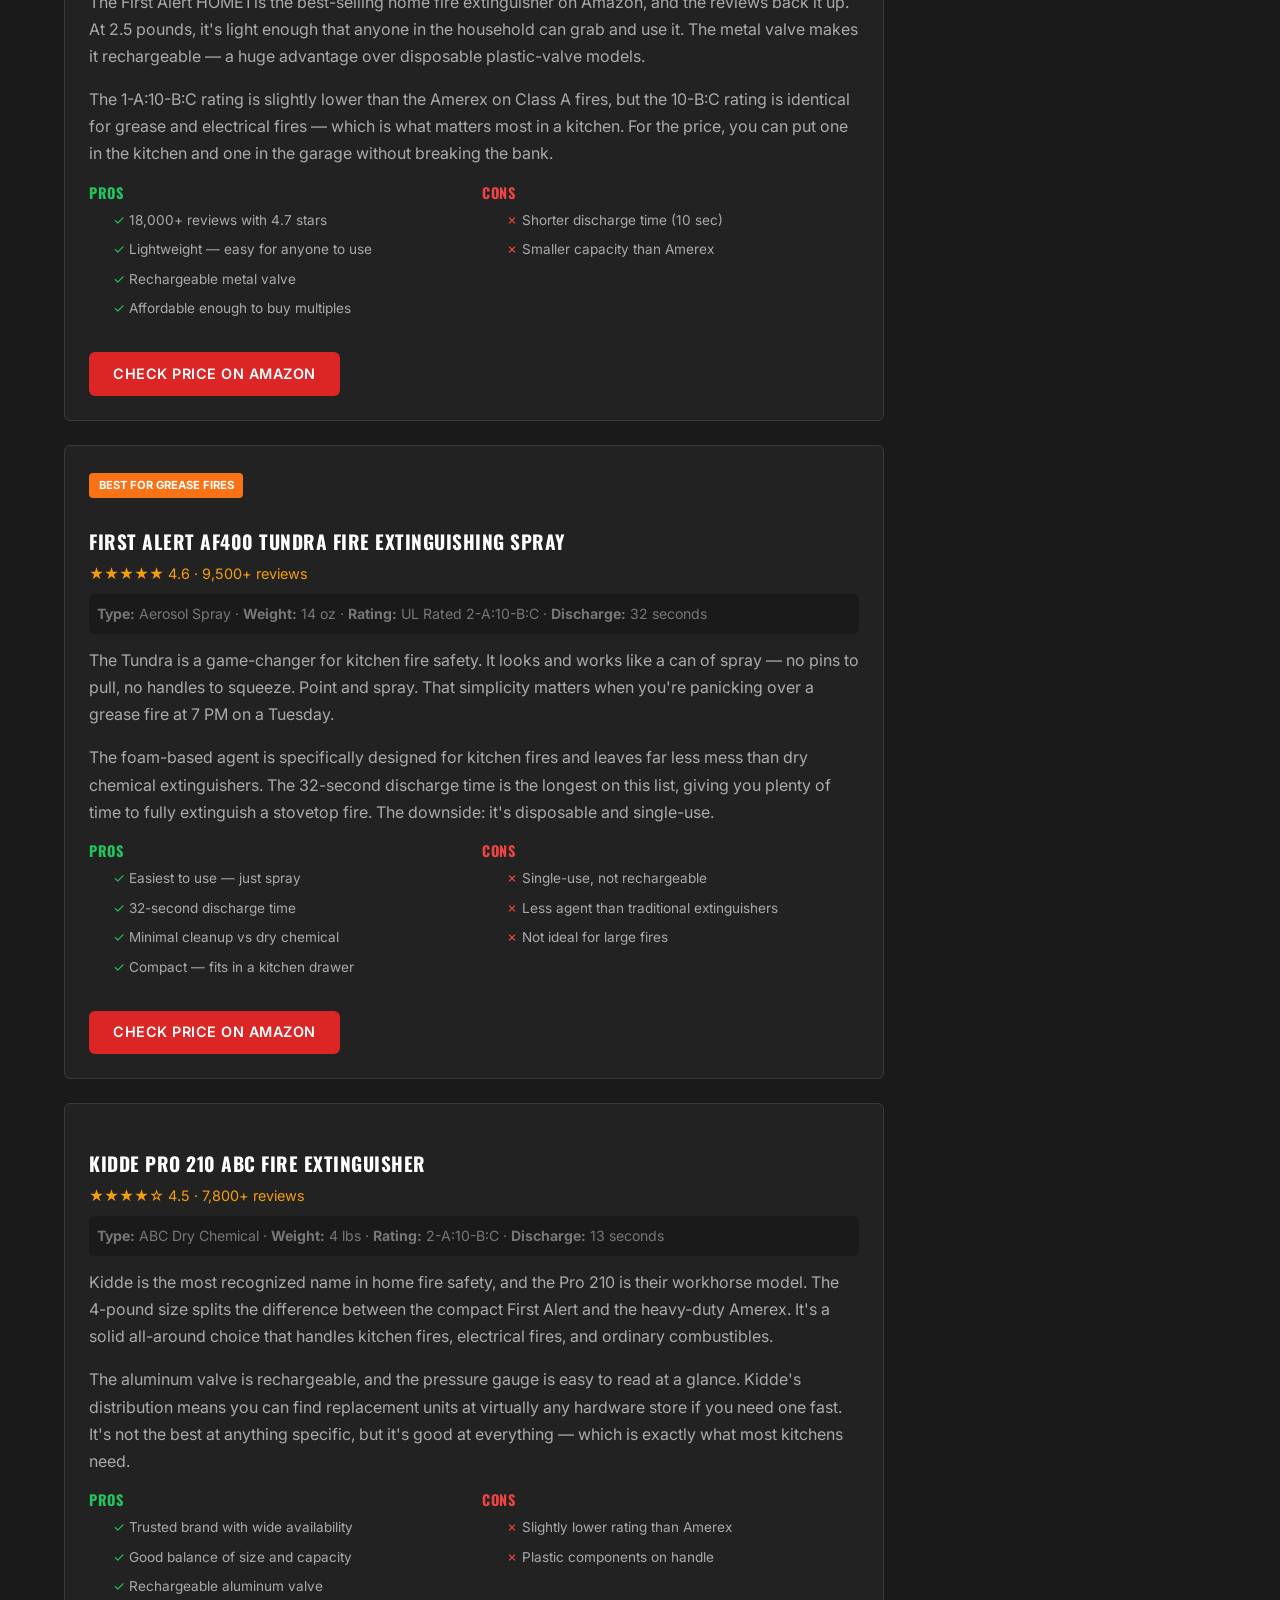
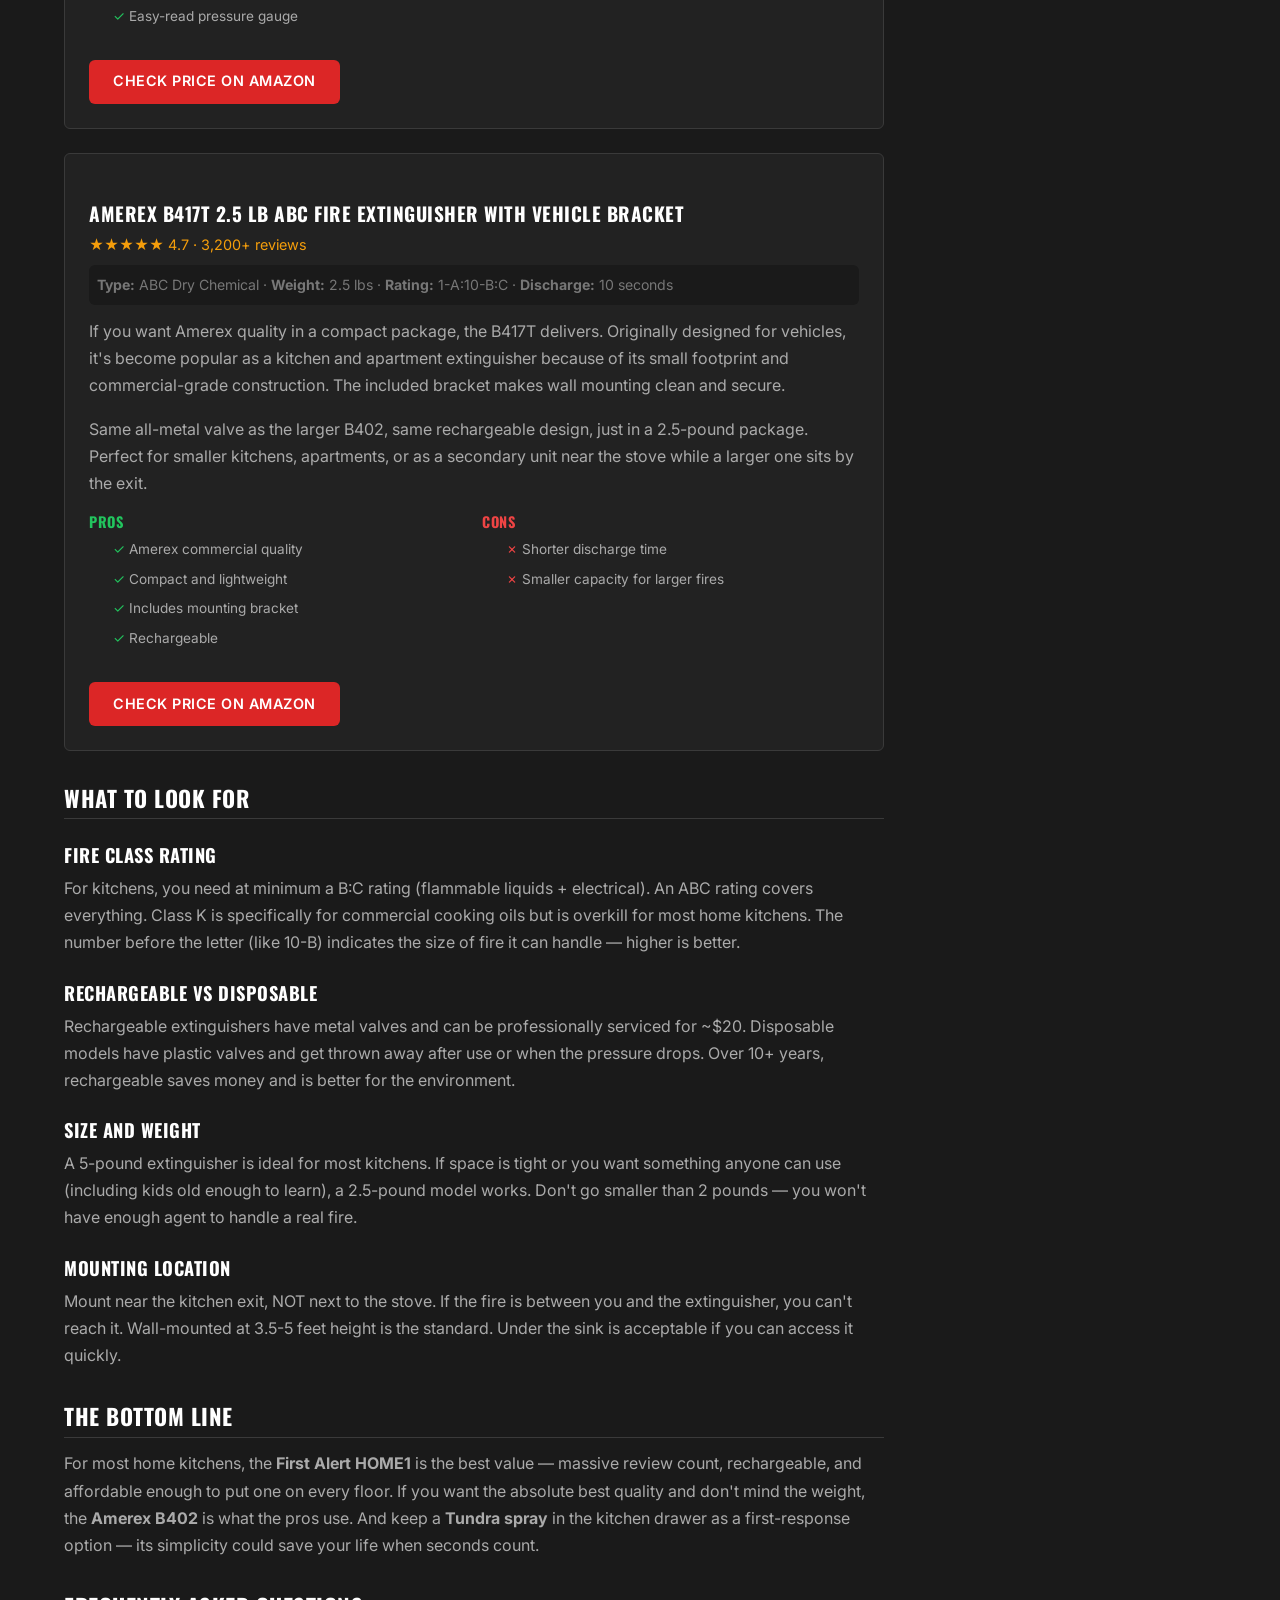
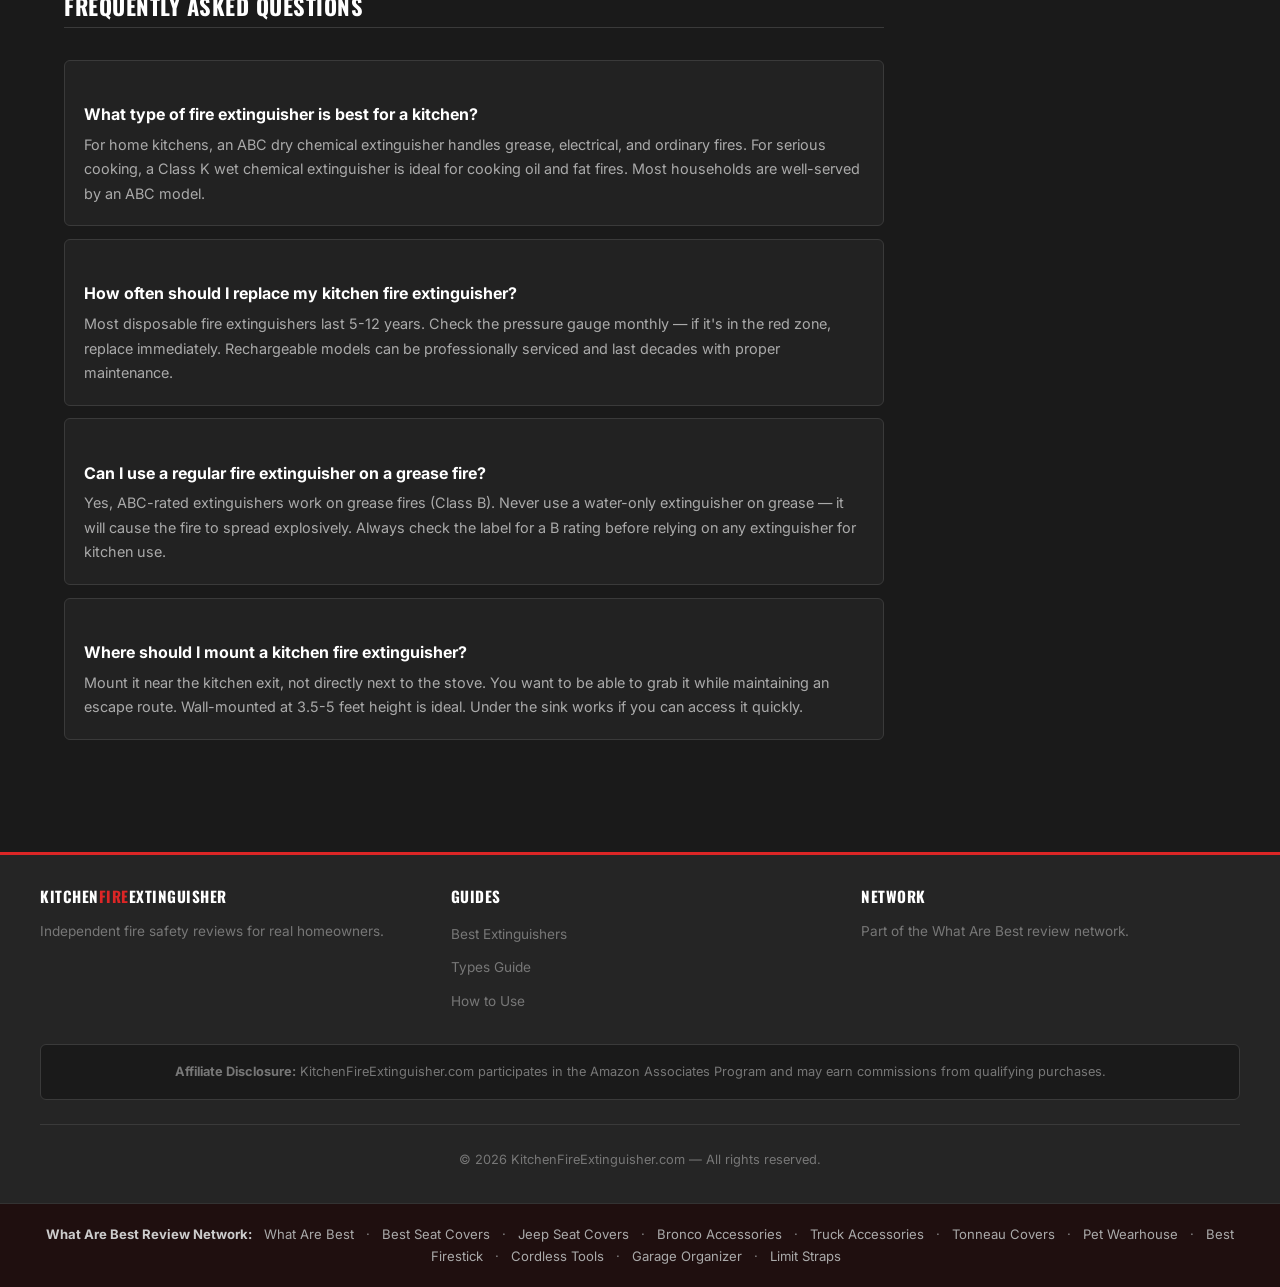
<file: best-kitchen-fire-extinguishers.html>
<!DOCTYPE html>
<html lang="en">
<head>
<meta charset="UTF-8">
<meta name="viewport" content="width=device-width,initial-scale=1.0">
<title>Best Kitchen Fire Extinguishers (2026) — Top Picks Ranked by Safety Experts</title>
<meta name="description" content="Best kitchen fire extinguishers ranked by UL rating, ease of use, and real Amazon reviews. Amerex, First Alert, and Kidde compared for grease and cooking fires.">
<link rel="canonical" href="https://kitchenfireextinguisher.com/best-kitchen-fire-extinguishers.html">
<link rel="preconnect" href="https://fonts.googleapis.com">
<link href="https://fonts.googleapis.com/css2?family=Inter:wght@400;500;600;700&family=Oswald:wght@400;500;600;700&display=swap" rel="stylesheet">
<link rel="stylesheet" href="css/style.css">
<meta property="og:type" content="article">
<meta property="og:title" content="Best Kitchen Fire Extinguishers (2026) — Top Picks Ranked">
<meta property="og:url" content="https://kitchenfireextinguisher.com/best-kitchen-fire-extinguishers.html">
<meta property="og:description" content="Best kitchen fire extinguishers ranked by UL rating, ease of use, and real Amazon reviews. Amerex, First Alert, and Kidde compared.">
<meta property="og:site_name" content="KitchenFireExtinguisher.com">
<meta name="twitter:card" content="summary">
<script type="application/ld+json">[{"@context":"https://schema.org","@type":"Article","headline":"Best Kitchen Fire Extinguishers (2026)","description":"Best kitchen fire extinguishers ranked by UL rating, ease of use, and real Amazon reviews.","publisher":{"@type":"Organization","name":"What Are Best"}},{"@context":"https://schema.org","@type":"FAQPage","mainEntity":[{"@type":"Question","name":"What type of fire extinguisher is best for a kitchen?","acceptedAnswer":{"@type":"Answer","text":"For home kitchens, an ABC dry chemical extinguisher handles grease, electrical, and ordinary fires. For serious cooking, a Class K wet chemical extinguisher is ideal for cooking oil and fat fires."}},{"@type":"Question","name":"How often should I replace my kitchen fire extinguisher?","acceptedAnswer":{"@type":"Answer","text":"Most disposable fire extinguishers last 5-12 years. Check the pressure gauge monthly — if it's in the red zone, replace immediately. Rechargeable models can be professionally serviced."}},{"@type":"Question","name":"Can I use a regular fire extinguisher on a grease fire?","acceptedAnswer":{"@type":"Answer","text":"Yes, ABC-rated extinguishers work on grease fires (Class B). Never use a water-only extinguisher on grease — it will cause the fire to spread explosively."}},{"@type":"Question","name":"Where should I mount a kitchen fire extinguisher?","acceptedAnswer":{"@type":"Answer","text":"Mount it near the kitchen exit, not directly next to the stove. You want to be able to grab it while maintaining an escape route. Wall-mounted at 3.5-5 feet height is ideal."}}]}]</script>
</head>
<body>
<header class="site-header">
  <div class="header-inner">
    <a href="index.html" class="logo">KITCHEN<span>FIRE</span>EXTINGUISHER</a>
    <button class="nav-toggle" aria-label="Toggle navigation" aria-expanded="false">☰</button>
    <nav class="main-nav" role="navigation"><ul><li><a href="index.html">Home</a></li><li><a href="best-kitchen-fire-extinguishers.html">Extinguishers</a></li><li><a href="fire-extinguisher-types.html">Types Guide</a></li><li><a href="how-to-use-fire-extinguisher.html">How to Use</a></li><li><a href="best-fire-blankets.html">Fire Blankets</a></li><li><a href="about.html">About</a></li></ul></nav>
  </div>
</header>
<section class="hero">
  <h1>Best Kitchen Fire Extinguishers (2026)</h1>
</section>
<div class="container">
  <div class="content-grid">
    <main class="article-content">

<h1>Best Kitchen Fire Extinguishers (2026)</h1>
<p class="meta">Updated April 2026 · Based on Amazon reviews, UL certifications, and fire safety standards</p>

<p>Kitchen fires are the #1 cause of home fires in America, and most of them start on the stovetop. Having the right fire extinguisher within reach isn't optional — it's the difference between a ruined pan and a ruined house. We analyzed thousands of Amazon reviews, cross-referenced UL certifications, and compared discharge times to find the extinguishers that actually perform when it matters.</p>

<p>Our ranking prioritizes: UL listing and fire class ratings, Amazon rating (4.4+ with 500+ reviews minimum), ease of use under stress, and value. No paid placements.</p>

<h2>Our Top Picks</h2>

<div class="product-card">
  <span class="badge badge-top">Top Pick</span>
  <h3>Amerex B402 5 lb ABC Dry Chemical Fire Extinguisher</h3>
  <div class="rating">★★★★★ 4.8 · 5,200+ reviews</div>
  <div class="specs">
    <strong>Type:</strong> ABC Dry Chemical · <strong>Weight:</strong> 5 lbs · <strong>Rating:</strong> 3-A:10-B:C · <strong>Discharge:</strong> 14 seconds
  </div>
  <p>Amerex is what fire departments recommend, and for good reason. The B402 is a commercial-grade extinguisher that happens to be perfect for home kitchens. The all-metal valve and steel cylinder are built to last decades — this isn't a disposable unit you'll throw away in 5 years.</p>
  <p>The 3-A:10-B:C rating means it handles ordinary combustibles, flammable liquids (grease), and electrical fires. The 14-second discharge time gives you enough agent to actually knock down a kitchen fire. It's rechargeable, so after use or after the pressure gauge drops, a local fire equipment company can service it for about $20.</p>
  <div class="pros-cons">
    <div class="pros"><h4>Pros</h4><ul><li>Commercial-grade build quality</li><li>Rechargeable — lasts decades</li><li>All-metal construction</li><li>14-second discharge time</li><li>Fire department recommended</li></ul></div>
    <div class="cons"><h4>Cons</h4><ul><li>Heavier than disposable models</li><li>Higher upfront cost</li><li>Dry chemical leaves residue</li></ul></div>
  </div>
  <a href="https://www.amazon.com/s?k=Amerex+B402+5+lb+ABC+fire+extinguisher&tag=brazenprodu01-20" class="btn" target="_blank" rel="nofollow noopener">Check Price on Amazon</a>
</div>

<div class="product-card">
  <span class="badge badge-value">Best Value</span>
  <h3>First Alert HOME1 Rechargeable Home Fire Extinguisher</h3>
  <div class="rating">★★★★★ 4.7 · 18,000+ reviews</div>
  <div class="specs">
    <strong>Type:</strong> ABC Dry Chemical · <strong>Weight:</strong> 2.5 lbs · <strong>Rating:</strong> 1-A:10-B:C · <strong>Discharge:</strong> 10 seconds
  </div>
  <p>The First Alert HOME1 is the best-selling home fire extinguisher on Amazon, and the reviews back it up. At 2.5 pounds, it's light enough that anyone in the household can grab and use it. The metal valve makes it rechargeable — a huge advantage over disposable plastic-valve models.</p>
  <p>The 1-A:10-B:C rating is slightly lower than the Amerex on Class A fires, but the 10-B:C rating is identical for grease and electrical fires — which is what matters most in a kitchen. For the price, you can put one in the kitchen and one in the garage without breaking the bank.</p>
  <div class="pros-cons">
    <div class="pros"><h4>Pros</h4><ul><li>18,000+ reviews with 4.7 stars</li><li>Lightweight — easy for anyone to use</li><li>Rechargeable metal valve</li><li>Affordable enough to buy multiples</li></ul></div>
    <div class="cons"><h4>Cons</h4><ul><li>Shorter discharge time (10 sec)</li><li>Smaller capacity than Amerex</li></ul></div>
  </div>
  <a href="https://www.amazon.com/s?k=First+Alert+HOME1+rechargeable+fire+extinguisher&tag=brazenprodu01-20" class="btn" target="_blank" rel="nofollow noopener">Check Price on Amazon</a>
</div>

<div class="product-card">
  <span class="badge badge-popular">Best for Grease Fires</span>
  <h3>First Alert AF400 Tundra Fire Extinguishing Spray</h3>
  <div class="rating">★★★★★ 4.6 · 9,500+ reviews</div>
  <div class="specs">
    <strong>Type:</strong> Aerosol Spray · <strong>Weight:</strong> 14 oz · <strong>Rating:</strong> UL Rated 2-A:10-B:C · <strong>Discharge:</strong> 32 seconds
  </div>
  <p>The Tundra is a game-changer for kitchen fire safety. It looks and works like a can of spray — no pins to pull, no handles to squeeze. Point and spray. That simplicity matters when you're panicking over a grease fire at 7 PM on a Tuesday.</p>
  <p>The foam-based agent is specifically designed for kitchen fires and leaves far less mess than dry chemical extinguishers. The 32-second discharge time is the longest on this list, giving you plenty of time to fully extinguish a stovetop fire. The downside: it's disposable and single-use.</p>
  <div class="pros-cons">
    <div class="pros"><h4>Pros</h4><ul><li>Easiest to use — just spray</li><li>32-second discharge time</li><li>Minimal cleanup vs dry chemical</li><li>Compact — fits in a kitchen drawer</li></ul></div>
    <div class="cons"><h4>Cons</h4><ul><li>Single-use, not rechargeable</li><li>Less agent than traditional extinguishers</li><li>Not ideal for large fires</li></ul></div>
  </div>
  <a href="https://www.amazon.com/s?k=First+Alert+Tundra+fire+extinguishing+spray&tag=brazenprodu01-20" class="btn" target="_blank" rel="nofollow noopener">Check Price on Amazon</a>
</div>

<div class="product-card">
  <h3>Kidde Pro 210 ABC Fire Extinguisher</h3>
  <div class="rating">★★★★☆ 4.5 · 7,800+ reviews</div>
  <div class="specs">
    <strong>Type:</strong> ABC Dry Chemical · <strong>Weight:</strong> 4 lbs · <strong>Rating:</strong> 2-A:10-B:C · <strong>Discharge:</strong> 13 seconds
  </div>
  <p>Kidde is the most recognized name in home fire safety, and the Pro 210 is their workhorse model. The 4-pound size splits the difference between the compact First Alert and the heavy-duty Amerex. It's a solid all-around choice that handles kitchen fires, electrical fires, and ordinary combustibles.</p>
  <p>The aluminum valve is rechargeable, and the pressure gauge is easy to read at a glance. Kidde's distribution means you can find replacement units at virtually any hardware store if you need one fast. It's not the best at anything specific, but it's good at everything — which is exactly what most kitchens need.</p>
  <div class="pros-cons">
    <div class="pros"><h4>Pros</h4><ul><li>Trusted brand with wide availability</li><li>Good balance of size and capacity</li><li>Rechargeable aluminum valve</li><li>Easy-read pressure gauge</li></ul></div>
    <div class="cons"><h4>Cons</h4><ul><li>Slightly lower rating than Amerex</li><li>Plastic components on handle</li></ul></div>
  </div>
  <a href="https://www.amazon.com/s?k=Kidde+Pro+210+ABC+fire+extinguisher&tag=brazenprodu01-20" class="btn" target="_blank" rel="nofollow noopener">Check Price on Amazon</a>
</div>

<div class="product-card">
  <h3>Amerex B417T 2.5 lb ABC Fire Extinguisher with Vehicle Bracket</h3>
  <div class="rating">★★★★★ 4.7 · 3,200+ reviews</div>
  <div class="specs">
    <strong>Type:</strong> ABC Dry Chemical · <strong>Weight:</strong> 2.5 lbs · <strong>Rating:</strong> 1-A:10-B:C · <strong>Discharge:</strong> 10 seconds
  </div>
  <p>If you want Amerex quality in a compact package, the B417T delivers. Originally designed for vehicles, it's become popular as a kitchen and apartment extinguisher because of its small footprint and commercial-grade construction. The included bracket makes wall mounting clean and secure.</p>
  <p>Same all-metal valve as the larger B402, same rechargeable design, just in a 2.5-pound package. Perfect for smaller kitchens, apartments, or as a secondary unit near the stove while a larger one sits by the exit.</p>
  <div class="pros-cons">
    <div class="pros"><h4>Pros</h4><ul><li>Amerex commercial quality</li><li>Compact and lightweight</li><li>Includes mounting bracket</li><li>Rechargeable</li></ul></div>
    <div class="cons"><h4>Cons</h4><ul><li>Shorter discharge time</li><li>Smaller capacity for larger fires</li></ul></div>
  </div>
  <a href="https://www.amazon.com/s?k=Amerex+B417T+2.5+lb+ABC+fire+extinguisher&tag=brazenprodu01-20" class="btn" target="_blank" rel="nofollow noopener">Check Price on Amazon</a>
</div>

<h2>What to Look For</h2>

<h3>Fire Class Rating</h3>
<p>For kitchens, you need at minimum a B:C rating (flammable liquids + electrical). An ABC rating covers everything. Class K is specifically for commercial cooking oils but is overkill for most home kitchens. The number before the letter (like 10-B) indicates the size of fire it can handle — higher is better.</p>

<h3>Rechargeable vs Disposable</h3>
<p>Rechargeable extinguishers have metal valves and can be professionally serviced for ~$20. Disposable models have plastic valves and get thrown away after use or when the pressure drops. Over 10+ years, rechargeable saves money and is better for the environment.</p>

<h3>Size and Weight</h3>
<p>A 5-pound extinguisher is ideal for most kitchens. If space is tight or you want something anyone can use (including kids old enough to learn), a 2.5-pound model works. Don't go smaller than 2 pounds — you won't have enough agent to handle a real fire.</p>

<h3>Mounting Location</h3>
<p>Mount near the kitchen exit, NOT next to the stove. If the fire is between you and the extinguisher, you can't reach it. Wall-mounted at 3.5-5 feet height is the standard. Under the sink is acceptable if you can access it quickly.</p>

<h2>The Bottom Line</h2>
<p>For most home kitchens, the <strong>First Alert HOME1</strong> is the best value — massive review count, rechargeable, and affordable enough to put one on every floor. If you want the absolute best quality and don't mind the weight, the <strong>Amerex B402</strong> is what the pros use. And keep a <strong>Tundra spray</strong> in the kitchen drawer as a first-response option — its simplicity could save your life when seconds count.</p>

<h2>Frequently Asked Questions</h2>
<div class="faq">
  <div class="faq-item"><h3>What type of fire extinguisher is best for a kitchen?</h3><p>For home kitchens, an ABC dry chemical extinguisher handles grease, electrical, and ordinary fires. For serious cooking, a Class K wet chemical extinguisher is ideal for cooking oil and fat fires. Most households are well-served by an ABC model.</p></div>
  <div class="faq-item"><h3>How often should I replace my kitchen fire extinguisher?</h3><p>Most disposable fire extinguishers last 5-12 years. Check the pressure gauge monthly — if it's in the red zone, replace immediately. Rechargeable models can be professionally serviced and last decades with proper maintenance.</p></div>
  <div class="faq-item"><h3>Can I use a regular fire extinguisher on a grease fire?</h3><p>Yes, ABC-rated extinguishers work on grease fires (Class B). Never use a water-only extinguisher on grease — it will cause the fire to spread explosively. Always check the label for a B rating before relying on any extinguisher for kitchen use.</p></div>
  <div class="faq-item"><h3>Where should I mount a kitchen fire extinguisher?</h3><p>Mount it near the kitchen exit, not directly next to the stove. You want to be able to grab it while maintaining an escape route. Wall-mounted at 3.5-5 feet height is ideal. Under the sink works if you can access it quickly.</p></div>
</div>

</main>
    <aside class="sidebar">
      <div class="widget"><h4>Quick Navigation</h4><ul><li><a href="#" onclick="window.scrollTo(0,0);return false">Back to Top</a></li><li><a href="fire-extinguisher-types.html">Types Guide</a></li><li><a href="how-to-use-fire-extinguisher.html">How to Use</a></li><li><a href="best-fire-blankets.html">Fire Blankets</a></li></ul></div>
      <div class="widget"><h4>Key Takeaway</h4><p style="font-size:.9rem;color:var(--text-secondary)">Get an ABC-rated rechargeable extinguisher. Mount it near the exit, not the stove. Check the gauge monthly.</p></div>
    </aside>
  </div>
</div>
<footer class="site-footer">
  <div class="footer-inner">
    <div class="footer-col"><h4>KITCHEN<span style="color:var(--accent)">FIRE</span>EXTINGUISHER</h4><p>Independent fire safety reviews for real homeowners.</p></div>
    <div class="footer-col"><h4>Guides</h4><ul><li><a href="best-kitchen-fire-extinguishers.html">Best Extinguishers</a></li><li><a href="fire-extinguisher-types.html">Types Guide</a></li><li><a href="how-to-use-fire-extinguisher.html">How to Use</a></li></ul></div>
    <div class="footer-col"><h4>Network</h4><p>Part of the <a href="https://www.whatarebest.com" target="_blank" rel="noopener">What Are Best</a> review network.</p></div>
  </div>
  <div class="affiliate-disclosure"><p><strong>Affiliate Disclosure:</strong> KitchenFireExtinguisher.com participates in the Amazon Associates Program and may earn commissions from qualifying purchases.</p></div>
  <div class="footer-bottom"><p>&copy; 2026 KitchenFireExtinguisher.com — All rights reserved.</p></div>
</footer>
<div class="network-links"><strong>What Are Best Review Network:</strong> <a href="https://whatarebest.com">What Are Best</a> · <a href="https://bestseatcover.com">Best Seat Covers</a> · <a href="https://jeepseatcover.com">Jeep Seat Covers</a> · <a href="https://bestbroncoaccessories.com">Bronco Accessories</a> · <a href="https://besttruckaccessories.com">Truck Accessories</a> · <a href="https://besttonneaucovers.com">Tonneau Covers</a> · <a href="https://petwearhouse.com">Pet Wearhouse</a> · <a href="https://bestfirestick.com">Best Firestick</a> · <a href="https://bestcordlesstools.com">Cordless Tools</a> · <a href="https://bestgarageorganizer.com">Garage Organizer</a> · <a href="https://limitstraps.com">Limit Straps</a></div>
<script src="js/main.js"></script>
</body>
</html>
</file>
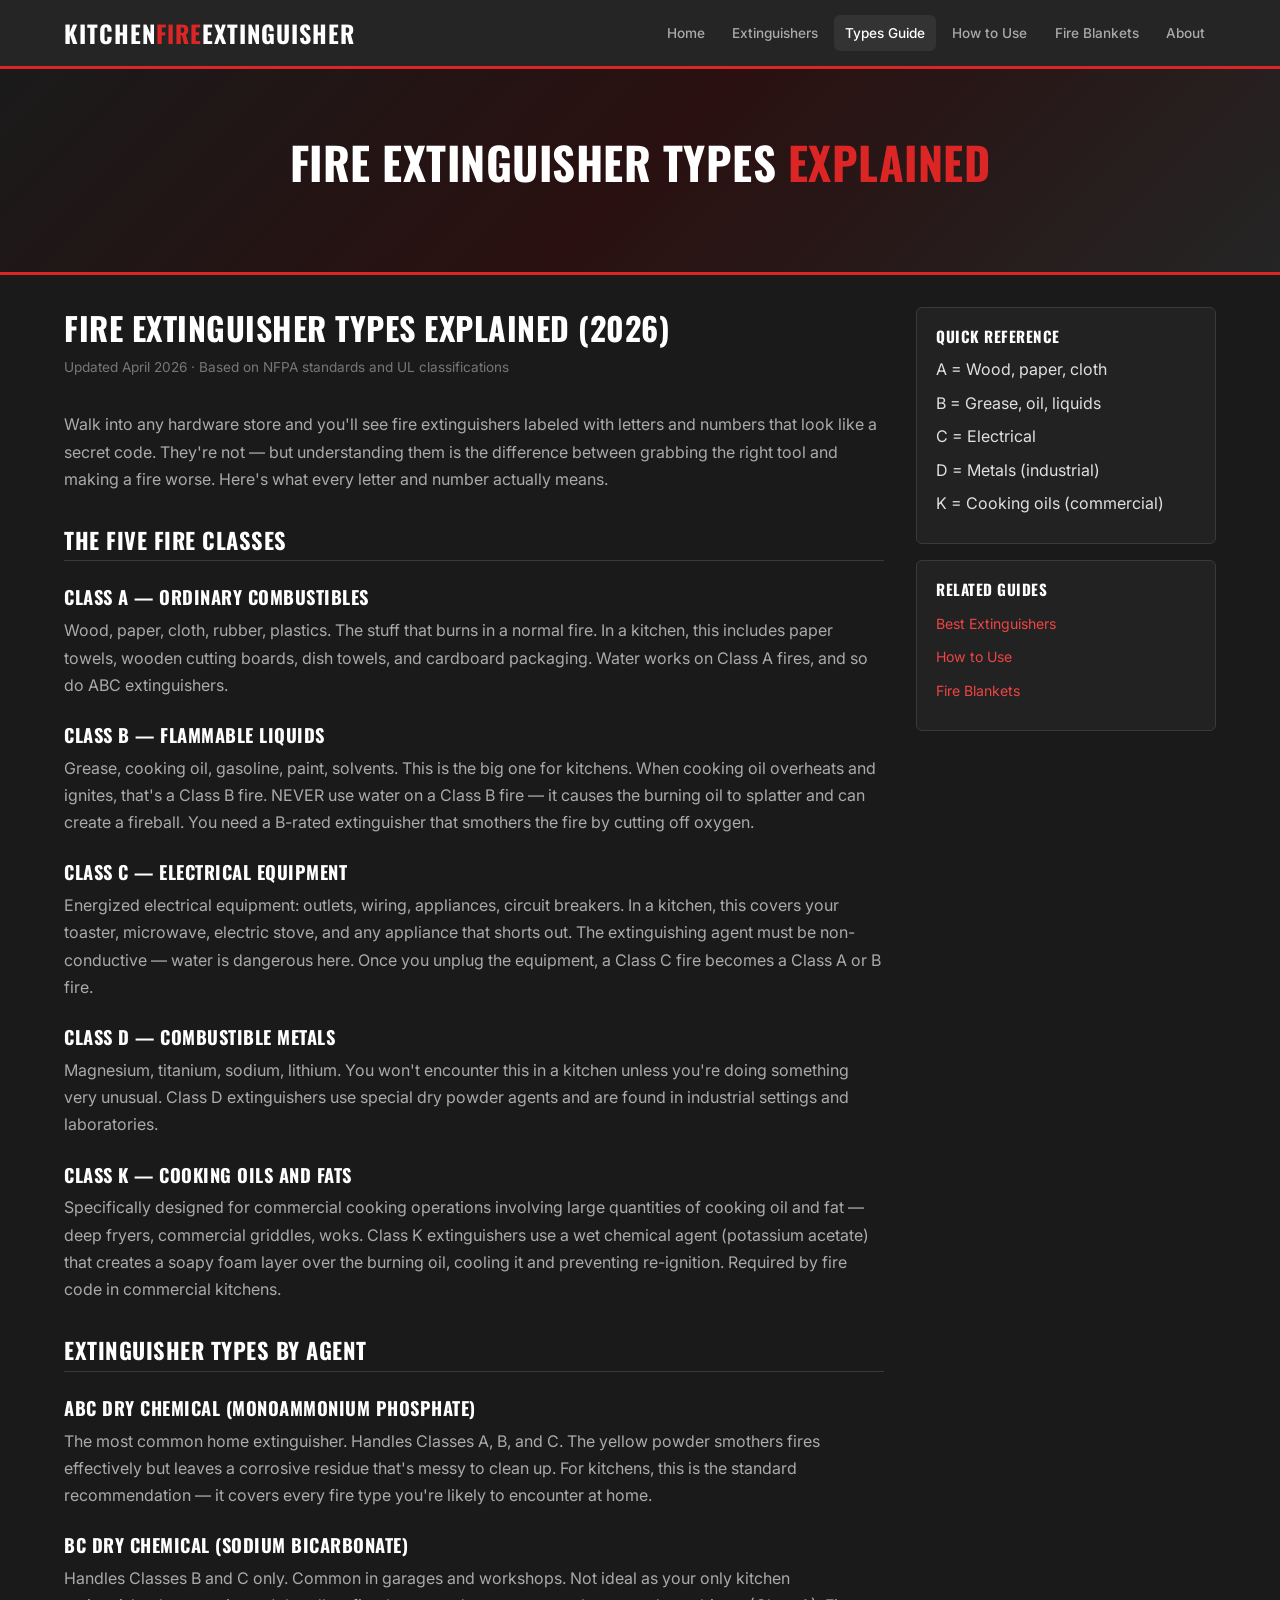
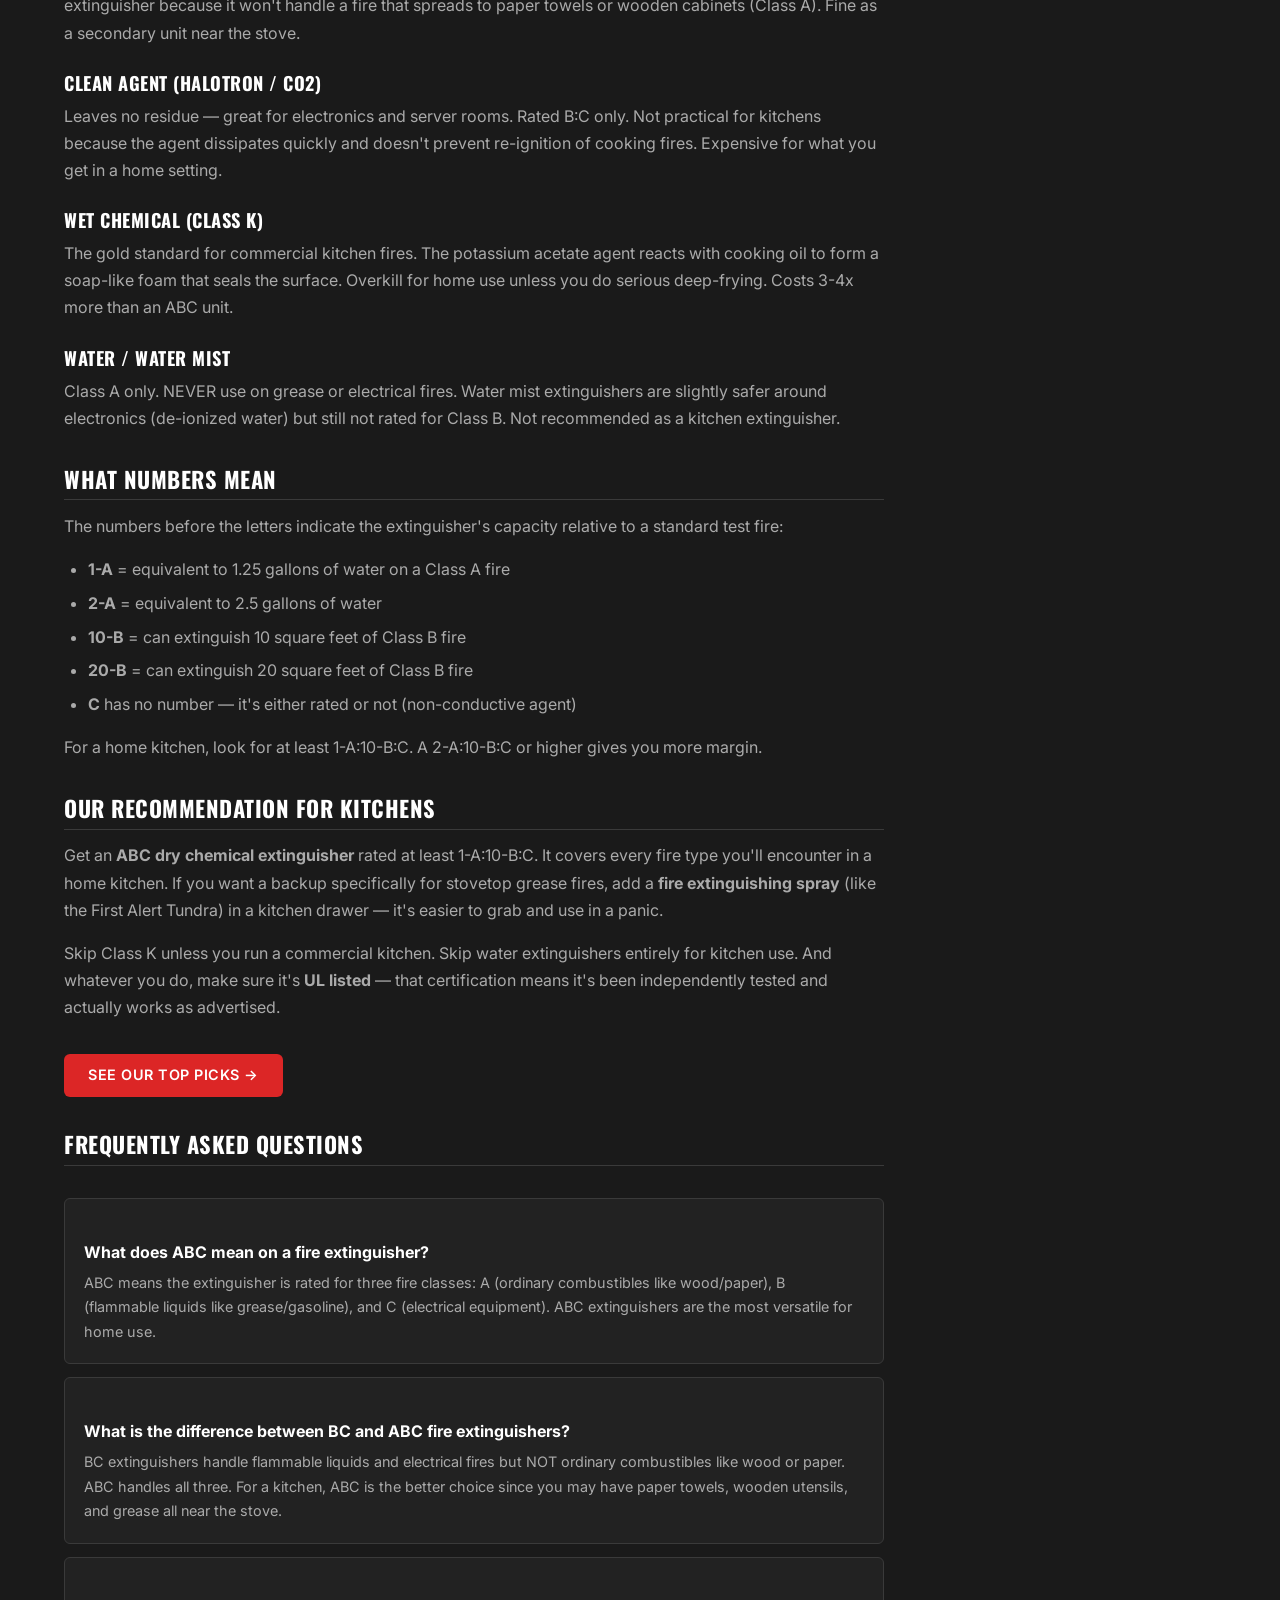
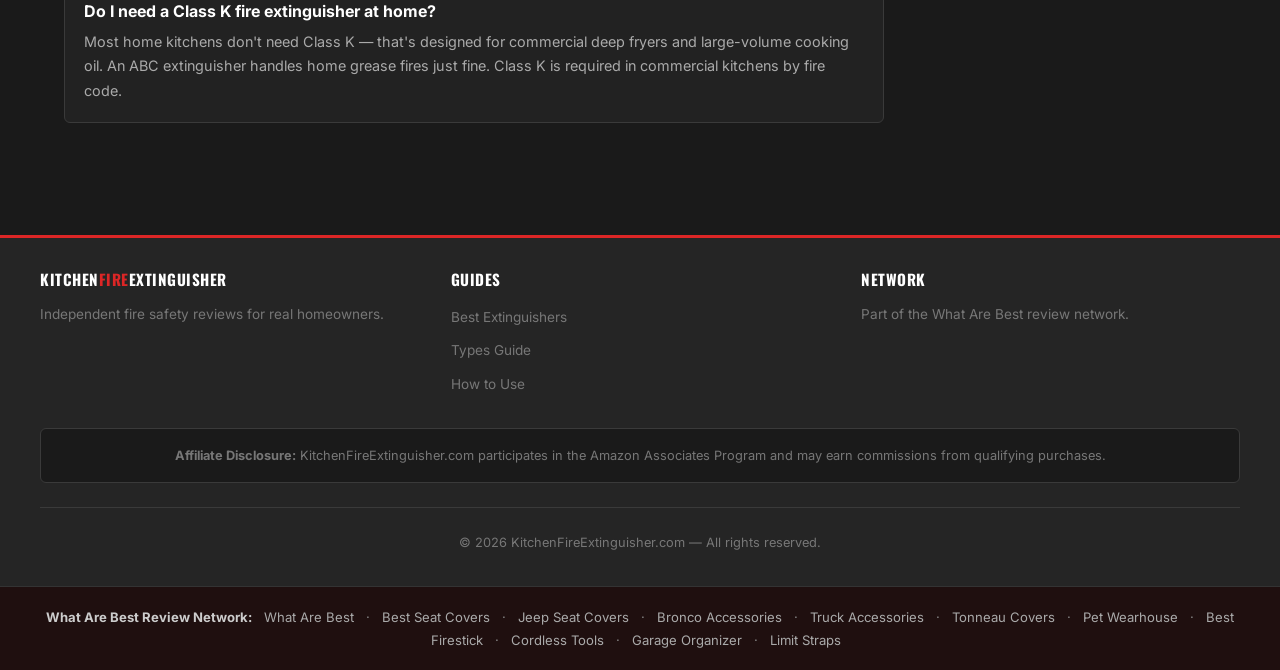
<file: fire-extinguisher-types.html>
<!DOCTYPE html>
<html lang="en">
<head>
<meta charset="UTF-8">
<meta name="viewport" content="width=device-width,initial-scale=1.0">
<title>Fire Extinguisher Types Explained (2026) — ABC vs BC vs K Guide</title>
<meta name="description" content="Fire extinguisher types explained: Class A, B, C, D, and K. Learn which type you need for kitchen grease fires, electrical fires, and more. Simple guide with comparison chart.">
<link rel="canonical" href="https://kitchenfireextinguisher.com/fire-extinguisher-types.html">
<link rel="preconnect" href="https://fonts.googleapis.com">
<link href="https://fonts.googleapis.com/css2?family=Inter:wght@400;500;600;700&family=Oswald:wght@400;500;600;700&display=swap" rel="stylesheet">
<link rel="stylesheet" href="css/style.css">
<meta property="og:type" content="article">
<meta property="og:title" content="Fire Extinguisher Types Explained — ABC vs BC vs K">
<meta property="og:url" content="https://kitchenfireextinguisher.com/fire-extinguisher-types.html">
<meta property="og:description" content="Fire extinguisher types explained: Class A, B, C, D, and K. Which type for kitchen fires?">
<meta property="og:site_name" content="KitchenFireExtinguisher.com">
<meta name="twitter:card" content="summary">
<script type="application/ld+json">[{"@context":"https://schema.org","@type":"Article","headline":"Fire Extinguisher Types Explained (2026)","description":"Complete guide to fire extinguisher classes and types for home and kitchen use.","publisher":{"@type":"Organization","name":"What Are Best"}},{"@context":"https://schema.org","@type":"FAQPage","mainEntity":[{"@type":"Question","name":"What does ABC mean on a fire extinguisher?","acceptedAnswer":{"@type":"Answer","text":"ABC means the extinguisher is rated for three fire classes: A (ordinary combustibles like wood/paper), B (flammable liquids like grease/gasoline), and C (electrical equipment). ABC extinguishers are the most versatile for home use."}},{"@type":"Question","name":"What is the difference between BC and ABC fire extinguishers?","acceptedAnswer":{"@type":"Answer","text":"BC extinguishers handle flammable liquids and electrical fires but NOT ordinary combustibles like wood or paper. ABC handles all three. For a kitchen, ABC is the better choice since you may have paper towels, wooden utensils, and grease all near the stove."}},{"@type":"Question","name":"Do I need a Class K fire extinguisher at home?","acceptedAnswer":{"@type":"Answer","text":"Most home kitchens don't need Class K — that's designed for commercial deep fryers and large-volume cooking oil. An ABC extinguisher handles home grease fires. Class K is required in commercial kitchens by fire code."}}]}]</script>
</head>
<body>
<header class="site-header">
  <div class="header-inner">
    <a href="index.html" class="logo">KITCHEN<span>FIRE</span>EXTINGUISHER</a>
    <button class="nav-toggle" aria-label="Toggle navigation" aria-expanded="false">☰</button>
    <nav class="main-nav" role="navigation"><ul><li><a href="index.html">Home</a></li><li><a href="best-kitchen-fire-extinguishers.html">Extinguishers</a></li><li><a href="fire-extinguisher-types.html">Types Guide</a></li><li><a href="how-to-use-fire-extinguisher.html">How to Use</a></li><li><a href="best-fire-blankets.html">Fire Blankets</a></li><li><a href="about.html">About</a></li></ul></nav>
  </div>
</header>
<section class="hero">
  <h1>Fire Extinguisher Types <span>Explained</span></h1>
</section>
<div class="container">
  <div class="content-grid">
    <main class="article-content">

<h1>Fire Extinguisher Types Explained (2026)</h1>
<p class="meta">Updated April 2026 · Based on NFPA standards and UL classifications</p>

<p>Walk into any hardware store and you'll see fire extinguishers labeled with letters and numbers that look like a secret code. They're not — but understanding them is the difference between grabbing the right tool and making a fire worse. Here's what every letter and number actually means.</p>

<h2>The Five Fire Classes</h2>

<h3>Class A — Ordinary Combustibles</h3>
<p>Wood, paper, cloth, rubber, plastics. The stuff that burns in a normal fire. In a kitchen, this includes paper towels, wooden cutting boards, dish towels, and cardboard packaging. Water works on Class A fires, and so do ABC extinguishers.</p>

<h3>Class B — Flammable Liquids</h3>
<p>Grease, cooking oil, gasoline, paint, solvents. This is the big one for kitchens. When cooking oil overheats and ignites, that's a Class B fire. NEVER use water on a Class B fire — it causes the burning oil to splatter and can create a fireball. You need a B-rated extinguisher that smothers the fire by cutting off oxygen.</p>

<h3>Class C — Electrical Equipment</h3>
<p>Energized electrical equipment: outlets, wiring, appliances, circuit breakers. In a kitchen, this covers your toaster, microwave, electric stove, and any appliance that shorts out. The extinguishing agent must be non-conductive — water is dangerous here. Once you unplug the equipment, a Class C fire becomes a Class A or B fire.</p>

<h3>Class D — Combustible Metals</h3>
<p>Magnesium, titanium, sodium, lithium. You won't encounter this in a kitchen unless you're doing something very unusual. Class D extinguishers use special dry powder agents and are found in industrial settings and laboratories.</p>

<h3>Class K — Cooking Oils and Fats</h3>
<p>Specifically designed for commercial cooking operations involving large quantities of cooking oil and fat — deep fryers, commercial griddles, woks. Class K extinguishers use a wet chemical agent (potassium acetate) that creates a soapy foam layer over the burning oil, cooling it and preventing re-ignition. Required by fire code in commercial kitchens.</p>

<h2>Extinguisher Types by Agent</h2>

<h3>ABC Dry Chemical (Monoammonium Phosphate)</h3>
<p>The most common home extinguisher. Handles Classes A, B, and C. The yellow powder smothers fires effectively but leaves a corrosive residue that's messy to clean up. For kitchens, this is the standard recommendation — it covers every fire type you're likely to encounter at home.</p>

<h3>BC Dry Chemical (Sodium Bicarbonate)</h3>
<p>Handles Classes B and C only. Common in garages and workshops. Not ideal as your only kitchen extinguisher because it won't handle a fire that spreads to paper towels or wooden cabinets (Class A). Fine as a secondary unit near the stove.</p>

<h3>Clean Agent (Halotron / CO2)</h3>
<p>Leaves no residue — great for electronics and server rooms. Rated B:C only. Not practical for kitchens because the agent dissipates quickly and doesn't prevent re-ignition of cooking fires. Expensive for what you get in a home setting.</p>

<h3>Wet Chemical (Class K)</h3>
<p>The gold standard for commercial kitchen fires. The potassium acetate agent reacts with cooking oil to form a soap-like foam that seals the surface. Overkill for home use unless you do serious deep-frying. Costs 3-4x more than an ABC unit.</p>

<h3>Water / Water Mist</h3>
<p>Class A only. NEVER use on grease or electrical fires. Water mist extinguishers are slightly safer around electronics (de-ionized water) but still not rated for Class B. Not recommended as a kitchen extinguisher.</p>

<h2>What Numbers Mean</h2>
<p>The numbers before the letters indicate the extinguisher's capacity relative to a standard test fire:</p>
<ul>
  <li><strong>1-A</strong> = equivalent to 1.25 gallons of water on a Class A fire</li>
  <li><strong>2-A</strong> = equivalent to 2.5 gallons of water</li>
  <li><strong>10-B</strong> = can extinguish 10 square feet of Class B fire</li>
  <li><strong>20-B</strong> = can extinguish 20 square feet of Class B fire</li>
  <li><strong>C</strong> has no number — it's either rated or not (non-conductive agent)</li>
</ul>
<p>For a home kitchen, look for at least 1-A:10-B:C. A 2-A:10-B:C or higher gives you more margin.</p>

<h2>Our Recommendation for Kitchens</h2>
<p>Get an <strong>ABC dry chemical extinguisher</strong> rated at least 1-A:10-B:C. It covers every fire type you'll encounter in a home kitchen. If you want a backup specifically for stovetop grease fires, add a <strong>fire extinguishing spray</strong> (like the First Alert Tundra) in a kitchen drawer — it's easier to grab and use in a panic.</p>
<p>Skip Class K unless you run a commercial kitchen. Skip water extinguishers entirely for kitchen use. And whatever you do, make sure it's <strong>UL listed</strong> — that certification means it's been independently tested and actually works as advertised.</p>

<p style="margin-top:2rem"><a href="best-kitchen-fire-extinguishers.html" class="btn">See Our Top Picks →</a></p>

<h2>Frequently Asked Questions</h2>
<div class="faq">
  <div class="faq-item"><h3>What does ABC mean on a fire extinguisher?</h3><p>ABC means the extinguisher is rated for three fire classes: A (ordinary combustibles like wood/paper), B (flammable liquids like grease/gasoline), and C (electrical equipment). ABC extinguishers are the most versatile for home use.</p></div>
  <div class="faq-item"><h3>What is the difference between BC and ABC fire extinguishers?</h3><p>BC extinguishers handle flammable liquids and electrical fires but NOT ordinary combustibles like wood or paper. ABC handles all three. For a kitchen, ABC is the better choice since you may have paper towels, wooden utensils, and grease all near the stove.</p></div>
  <div class="faq-item"><h3>Do I need a Class K fire extinguisher at home?</h3><p>Most home kitchens don't need Class K — that's designed for commercial deep fryers and large-volume cooking oil. An ABC extinguisher handles home grease fires just fine. Class K is required in commercial kitchens by fire code.</p></div>
</div>

</main>
    <aside class="sidebar">
      <div class="widget"><h4>Quick Reference</h4><ul><li>A = Wood, paper, cloth</li><li>B = Grease, oil, liquids</li><li>C = Electrical</li><li>D = Metals (industrial)</li><li>K = Cooking oils (commercial)</li></ul></div>
      <div class="widget"><h4>Related Guides</h4><ul><li><a href="best-kitchen-fire-extinguishers.html">Best Extinguishers</a></li><li><a href="how-to-use-fire-extinguisher.html">How to Use</a></li><li><a href="best-fire-blankets.html">Fire Blankets</a></li></ul></div>
    </aside>
  </div>
</div>
<footer class="site-footer">
  <div class="footer-inner">
    <div class="footer-col"><h4>KITCHEN<span style="color:var(--accent)">FIRE</span>EXTINGUISHER</h4><p>Independent fire safety reviews for real homeowners.</p></div>
    <div class="footer-col"><h4>Guides</h4><ul><li><a href="best-kitchen-fire-extinguishers.html">Best Extinguishers</a></li><li><a href="fire-extinguisher-types.html">Types Guide</a></li><li><a href="how-to-use-fire-extinguisher.html">How to Use</a></li></ul></div>
    <div class="footer-col"><h4>Network</h4><p>Part of the <a href="https://www.whatarebest.com" target="_blank" rel="noopener">What Are Best</a> review network.</p></div>
  </div>
  <div class="affiliate-disclosure"><p><strong>Affiliate Disclosure:</strong> KitchenFireExtinguisher.com participates in the Amazon Associates Program and may earn commissions from qualifying purchases.</p></div>
  <div class="footer-bottom"><p>&copy; 2026 KitchenFireExtinguisher.com — All rights reserved.</p></div>
</footer>
<div class="network-links"><strong>What Are Best Review Network:</strong> <a href="https://whatarebest.com">What Are Best</a> · <a href="https://bestseatcover.com">Best Seat Covers</a> · <a href="https://jeepseatcover.com">Jeep Seat Covers</a> · <a href="https://bestbroncoaccessories.com">Bronco Accessories</a> · <a href="https://besttruckaccessories.com">Truck Accessories</a> · <a href="https://besttonneaucovers.com">Tonneau Covers</a> · <a href="https://petwearhouse.com">Pet Wearhouse</a> · <a href="https://bestfirestick.com">Best Firestick</a> · <a href="https://bestcordlesstools.com">Cordless Tools</a> · <a href="https://bestgarageorganizer.com">Garage Organizer</a> · <a href="https://limitstraps.com">Limit Straps</a></div>
<script src="js/main.js"></script>
</body>
</html>
</file>
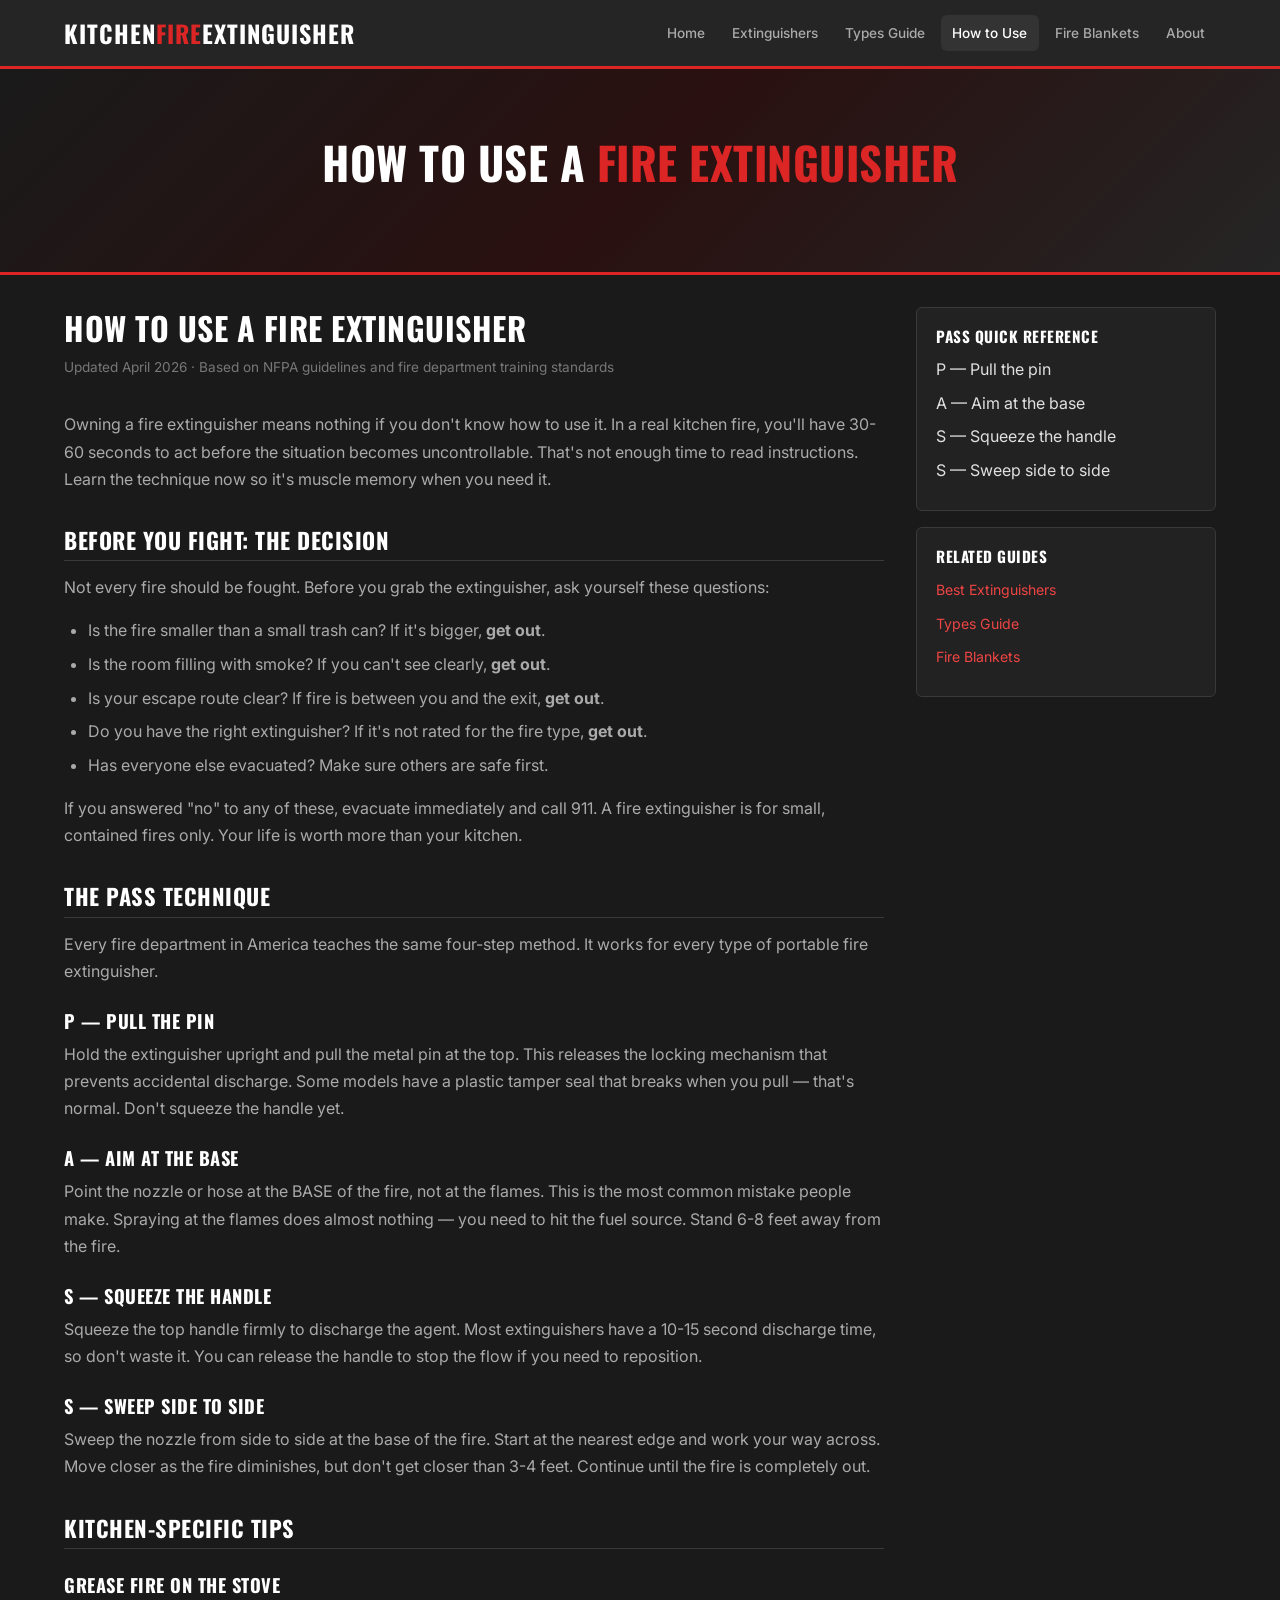
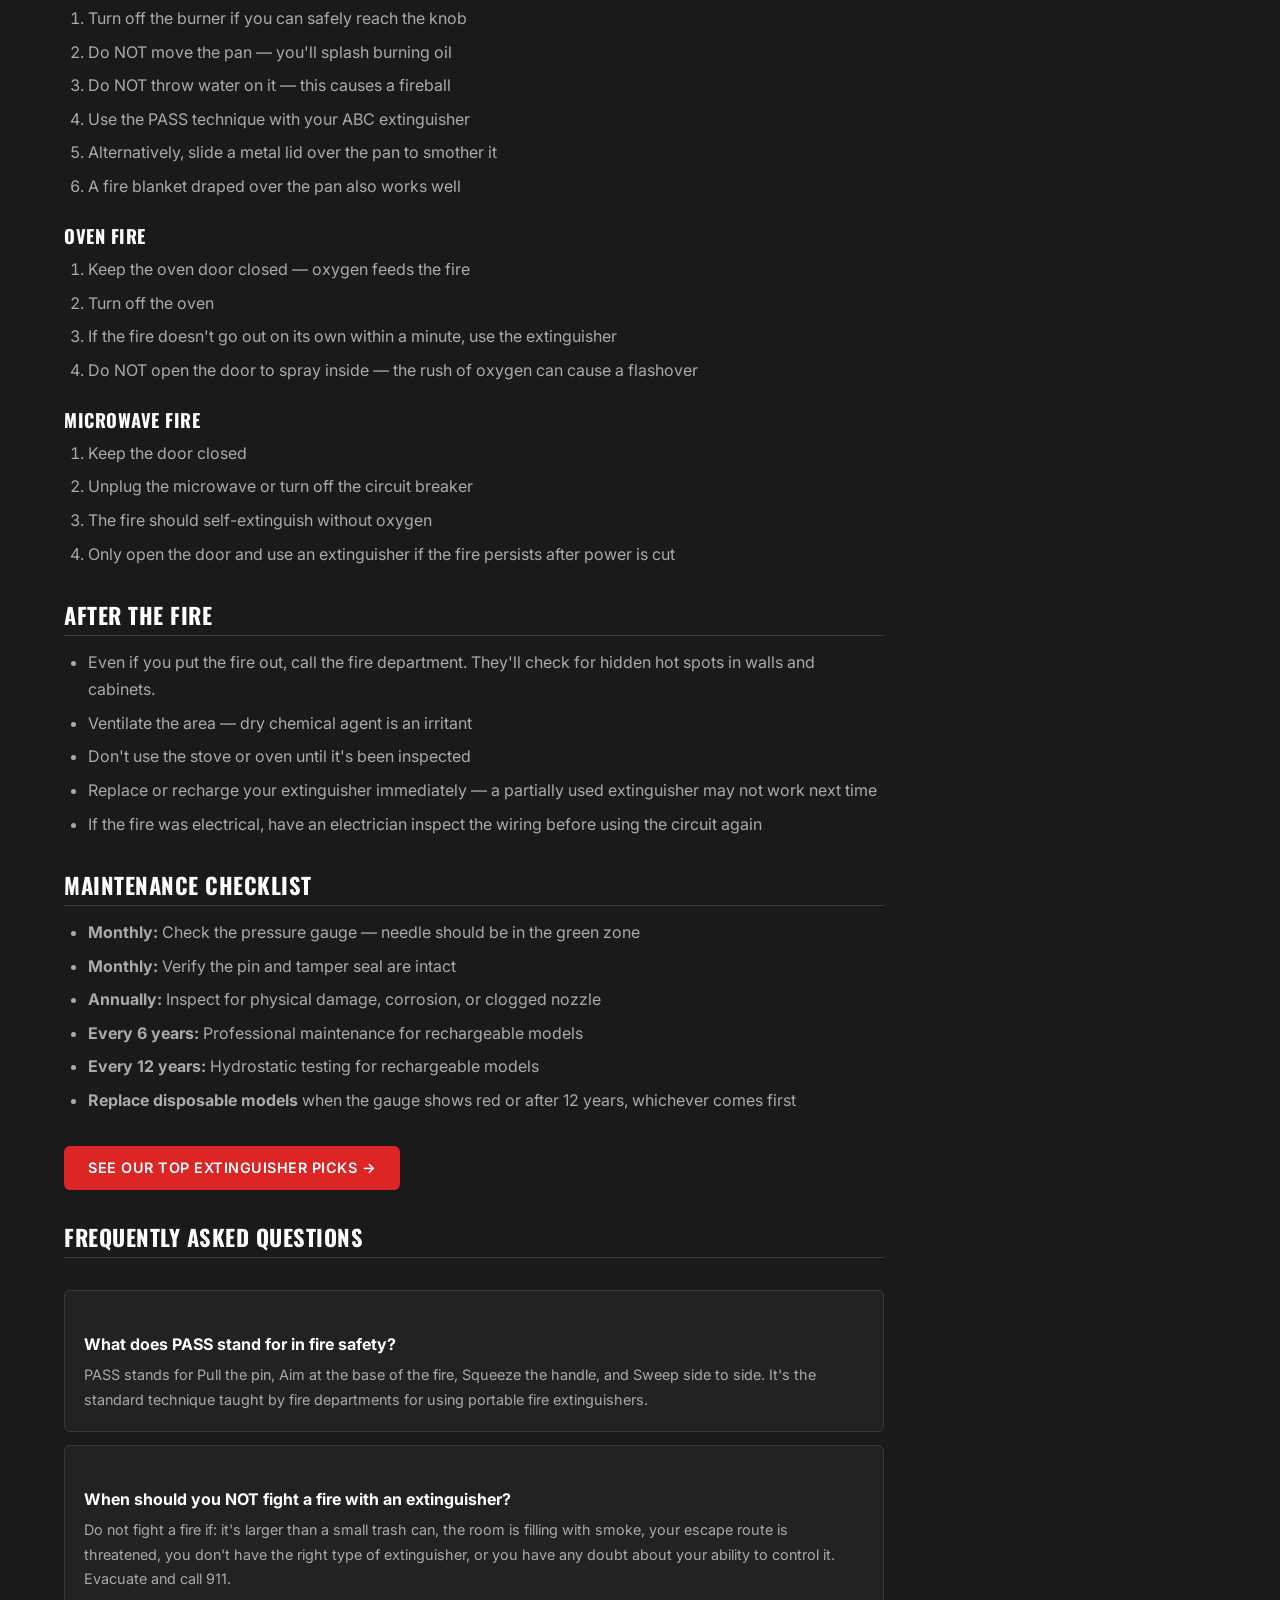
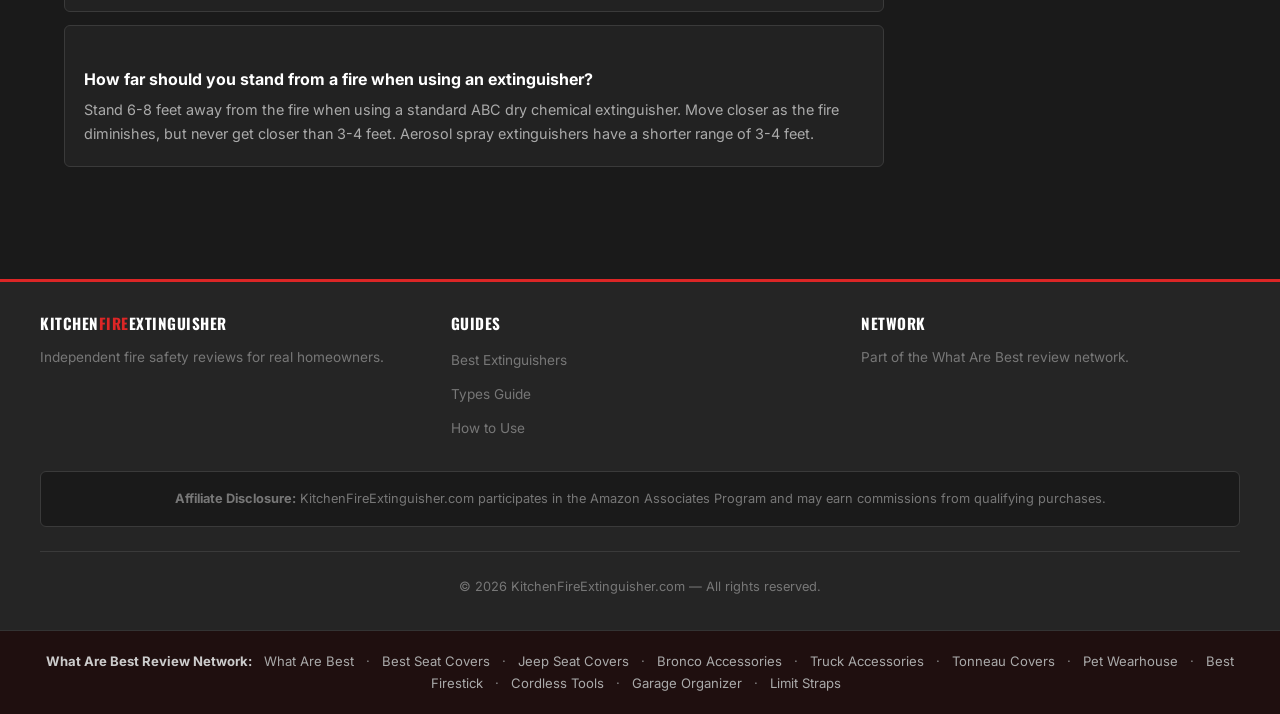
<file: how-to-use-fire-extinguisher.html>
<!DOCTYPE html>
<html lang="en">
<head>
<meta charset="UTF-8">
<meta name="viewport" content="width=device-width,initial-scale=1.0">
<title>How to Use a Fire Extinguisher (2026) — PASS Technique &amp; Kitchen Fire Safety</title>
<meta name="description" content="Learn how to use a fire extinguisher with the PASS technique. Step-by-step guide for kitchen fires, grease fires, and when to fight vs when to evacuate.">
<link rel="canonical" href="https://kitchenfireextinguisher.com/how-to-use-fire-extinguisher.html">
<link rel="preconnect" href="https://fonts.googleapis.com">
<link href="https://fonts.googleapis.com/css2?family=Inter:wght@400;500;600;700&family=Oswald:wght@400;500;600;700&display=swap" rel="stylesheet">
<link rel="stylesheet" href="css/style.css">
<meta property="og:type" content="article">
<meta property="og:title" content="How to Use a Fire Extinguisher — PASS Technique Guide">
<meta property="og:url" content="https://kitchenfireextinguisher.com/how-to-use-fire-extinguisher.html">
<meta property="og:description" content="Step-by-step guide to using a fire extinguisher. PASS technique, kitchen fire tips, and when to evacuate.">
<meta property="og:site_name" content="KitchenFireExtinguisher.com">
<meta name="twitter:card" content="summary">
<script type="application/ld+json">[{"@context":"https://schema.org","@type":"Article","headline":"How to Use a Fire Extinguisher — PASS Technique Guide","description":"Step-by-step guide to using a fire extinguisher safely in your kitchen.","publisher":{"@type":"Organization","name":"What Are Best"}},{"@context":"https://schema.org","@type":"FAQPage","mainEntity":[{"@type":"Question","name":"What does PASS stand for in fire safety?","acceptedAnswer":{"@type":"Answer","text":"PASS stands for Pull the pin, Aim at the base of the fire, Squeeze the handle, and Sweep side to side. It's the standard technique taught by fire departments for using portable fire extinguishers."}},{"@type":"Question","name":"When should you NOT fight a fire with an extinguisher?","acceptedAnswer":{"@type":"Answer","text":"Do not fight a fire if: it's larger than a small trash can, the room is filling with smoke, your escape route is threatened, you don't have the right type of extinguisher, or you have any doubt about your ability to control it. Evacuate and call 911."}},{"@type":"Question","name":"How far should you stand from a fire when using an extinguisher?","acceptedAnswer":{"@type":"Answer","text":"Stand 6-8 feet away from the fire when using a standard ABC dry chemical extinguisher. Move closer as the fire diminishes, but never get closer than 3-4 feet. Aerosol spray extinguishers have a shorter range of 3-4 feet."}}]}]</script>
</head>
<body>
<header class="site-header">
  <div class="header-inner">
    <a href="index.html" class="logo">KITCHEN<span>FIRE</span>EXTINGUISHER</a>
    <button class="nav-toggle" aria-label="Toggle navigation" aria-expanded="false">☰</button>
    <nav class="main-nav" role="navigation"><ul><li><a href="index.html">Home</a></li><li><a href="best-kitchen-fire-extinguishers.html">Extinguishers</a></li><li><a href="fire-extinguisher-types.html">Types Guide</a></li><li><a href="how-to-use-fire-extinguisher.html">How to Use</a></li><li><a href="best-fire-blankets.html">Fire Blankets</a></li><li><a href="about.html">About</a></li></ul></nav>
  </div>
</header>
<section class="hero">
  <h1>How to Use a <span>Fire Extinguisher</span></h1>
</section>
<div class="container">
  <div class="content-grid">
    <main class="article-content">

<h1>How to Use a Fire Extinguisher</h1>
<p class="meta">Updated April 2026 · Based on NFPA guidelines and fire department training standards</p>

<p>Owning a fire extinguisher means nothing if you don't know how to use it. In a real kitchen fire, you'll have 30-60 seconds to act before the situation becomes uncontrollable. That's not enough time to read instructions. Learn the technique now so it's muscle memory when you need it.</p>

<h2>Before You Fight: The Decision</h2>
<p>Not every fire should be fought. Before you grab the extinguisher, ask yourself these questions:</p>
<ul>
  <li>Is the fire smaller than a small trash can? If it's bigger, <strong>get out</strong>.</li>
  <li>Is the room filling with smoke? If you can't see clearly, <strong>get out</strong>.</li>
  <li>Is your escape route clear? If fire is between you and the exit, <strong>get out</strong>.</li>
  <li>Do you have the right extinguisher? If it's not rated for the fire type, <strong>get out</strong>.</li>
  <li>Has everyone else evacuated? Make sure others are safe first.</li>
</ul>
<p>If you answered "no" to any of these, evacuate immediately and call 911. A fire extinguisher is for small, contained fires only. Your life is worth more than your kitchen.</p>

<h2>The PASS Technique</h2>
<p>Every fire department in America teaches the same four-step method. It works for every type of portable fire extinguisher.</p>

<h3>P — Pull the Pin</h3>
<p>Hold the extinguisher upright and pull the metal pin at the top. This releases the locking mechanism that prevents accidental discharge. Some models have a plastic tamper seal that breaks when you pull — that's normal. Don't squeeze the handle yet.</p>

<h3>A — Aim at the Base</h3>
<p>Point the nozzle or hose at the BASE of the fire, not at the flames. This is the most common mistake people make. Spraying at the flames does almost nothing — you need to hit the fuel source. Stand 6-8 feet away from the fire.</p>

<h3>S — Squeeze the Handle</h3>
<p>Squeeze the top handle firmly to discharge the agent. Most extinguishers have a 10-15 second discharge time, so don't waste it. You can release the handle to stop the flow if you need to reposition.</p>

<h3>S — Sweep Side to Side</h3>
<p>Sweep the nozzle from side to side at the base of the fire. Start at the nearest edge and work your way across. Move closer as the fire diminishes, but don't get closer than 3-4 feet. Continue until the fire is completely out.</p>

<h2>Kitchen-Specific Tips</h2>

<h3>Grease Fire on the Stove</h3>
<ol>
  <li>Turn off the burner if you can safely reach the knob</li>
  <li>Do NOT move the pan — you'll splash burning oil</li>
  <li>Do NOT throw water on it — this causes a fireball</li>
  <li>Use the PASS technique with your ABC extinguisher</li>
  <li>Alternatively, slide a metal lid over the pan to smother it</li>
  <li>A fire blanket draped over the pan also works well</li>
</ol>

<h3>Oven Fire</h3>
<ol>
  <li>Keep the oven door closed — oxygen feeds the fire</li>
  <li>Turn off the oven</li>
  <li>If the fire doesn't go out on its own within a minute, use the extinguisher</li>
  <li>Do NOT open the door to spray inside — the rush of oxygen can cause a flashover</li>
</ol>

<h3>Microwave Fire</h3>
<ol>
  <li>Keep the door closed</li>
  <li>Unplug the microwave or turn off the circuit breaker</li>
  <li>The fire should self-extinguish without oxygen</li>
  <li>Only open the door and use an extinguisher if the fire persists after power is cut</li>
</ol>

<h2>After the Fire</h2>
<ul>
  <li>Even if you put the fire out, call the fire department. They'll check for hidden hot spots in walls and cabinets.</li>
  <li>Ventilate the area — dry chemical agent is an irritant</li>
  <li>Don't use the stove or oven until it's been inspected</li>
  <li>Replace or recharge your extinguisher immediately — a partially used extinguisher may not work next time</li>
  <li>If the fire was electrical, have an electrician inspect the wiring before using the circuit again</li>
</ul>

<h2>Maintenance Checklist</h2>
<ul>
  <li><strong>Monthly:</strong> Check the pressure gauge — needle should be in the green zone</li>
  <li><strong>Monthly:</strong> Verify the pin and tamper seal are intact</li>
  <li><strong>Annually:</strong> Inspect for physical damage, corrosion, or clogged nozzle</li>
  <li><strong>Every 6 years:</strong> Professional maintenance for rechargeable models</li>
  <li><strong>Every 12 years:</strong> Hydrostatic testing for rechargeable models</li>
  <li><strong>Replace disposable models</strong> when the gauge shows red or after 12 years, whichever comes first</li>
</ul>

<p style="margin-top:2rem"><a href="best-kitchen-fire-extinguishers.html" class="btn">See Our Top Extinguisher Picks →</a></p>

<h2>Frequently Asked Questions</h2>
<div class="faq">
  <div class="faq-item"><h3>What does PASS stand for in fire safety?</h3><p>PASS stands for Pull the pin, Aim at the base of the fire, Squeeze the handle, and Sweep side to side. It's the standard technique taught by fire departments for using portable fire extinguishers.</p></div>
  <div class="faq-item"><h3>When should you NOT fight a fire with an extinguisher?</h3><p>Do not fight a fire if: it's larger than a small trash can, the room is filling with smoke, your escape route is threatened, you don't have the right type of extinguisher, or you have any doubt about your ability to control it. Evacuate and call 911.</p></div>
  <div class="faq-item"><h3>How far should you stand from a fire when using an extinguisher?</h3><p>Stand 6-8 feet away from the fire when using a standard ABC dry chemical extinguisher. Move closer as the fire diminishes, but never get closer than 3-4 feet. Aerosol spray extinguishers have a shorter range of 3-4 feet.</p></div>
</div>

</main>
    <aside class="sidebar">
      <div class="widget"><h4>PASS Quick Reference</h4><ul><li>P — Pull the pin</li><li>A — Aim at the base</li><li>S — Squeeze the handle</li><li>S — Sweep side to side</li></ul></div>
      <div class="widget"><h4>Related Guides</h4><ul><li><a href="best-kitchen-fire-extinguishers.html">Best Extinguishers</a></li><li><a href="fire-extinguisher-types.html">Types Guide</a></li><li><a href="best-fire-blankets.html">Fire Blankets</a></li></ul></div>
    </aside>
  </div>
</div>
<footer class="site-footer">
  <div class="footer-inner">
    <div class="footer-col"><h4>KITCHEN<span style="color:var(--accent)">FIRE</span>EXTINGUISHER</h4><p>Independent fire safety reviews for real homeowners.</p></div>
    <div class="footer-col"><h4>Guides</h4><ul><li><a href="best-kitchen-fire-extinguishers.html">Best Extinguishers</a></li><li><a href="fire-extinguisher-types.html">Types Guide</a></li><li><a href="how-to-use-fire-extinguisher.html">How to Use</a></li></ul></div>
    <div class="footer-col"><h4>Network</h4><p>Part of the <a href="https://www.whatarebest.com" target="_blank" rel="noopener">What Are Best</a> review network.</p></div>
  </div>
  <div class="affiliate-disclosure"><p><strong>Affiliate Disclosure:</strong> KitchenFireExtinguisher.com participates in the Amazon Associates Program and may earn commissions from qualifying purchases.</p></div>
  <div class="footer-bottom"><p>&copy; 2026 KitchenFireExtinguisher.com — All rights reserved.</p></div>
</footer>
<div class="network-links"><strong>What Are Best Review Network:</strong> <a href="https://whatarebest.com">What Are Best</a> · <a href="https://bestseatcover.com">Best Seat Covers</a> · <a href="https://jeepseatcover.com">Jeep Seat Covers</a> · <a href="https://bestbroncoaccessories.com">Bronco Accessories</a> · <a href="https://besttruckaccessories.com">Truck Accessories</a> · <a href="https://besttonneaucovers.com">Tonneau Covers</a> · <a href="https://petwearhouse.com">Pet Wearhouse</a> · <a href="https://bestfirestick.com">Best Firestick</a> · <a href="https://bestcordlesstools.com">Cordless Tools</a> · <a href="https://bestgarageorganizer.com">Garage Organizer</a> · <a href="https://limitstraps.com">Limit Straps</a></div>
<script src="js/main.js"></script>
</body>
</html>
</file>
<file: css/style.css>
/* ===== RESET & BASE ===== */
*,*::before,*::after{box-sizing:border-box;margin:0;padding:0}
:root{--charcoal:#1a1a1a;--charcoal-light:#252525;--charcoal-mid:#333;--accent:#dc2626;--accent-dark:#b91c1c;--accent-light:#ef4444;--accent-yellow:#f59e0b;--text-primary:#e0e0e0;--text-secondary:#aaa;--text-muted:#777;--white:#fff;--border-color:#3a3a3a;--card-bg:#222;--font-main:'Inter',system-ui,-apple-system,sans-serif;--font-heading:'Oswald',system-ui,sans-serif;--max-width:1200px;--radius:6px}
html{scroll-behavior:smooth;font-size:16px}body{font-family:var(--font-main);background:var(--charcoal);color:var(--text-primary);line-height:1.7;-webkit-font-smoothing:antialiased}a{color:var(--accent-light);text-decoration:none;transition:color .2s}a:hover{color:var(--accent-yellow)}img{max-width:100%;height:auto;display:block}h1,h2,h3,h4,h5{font-family:var(--font-heading);text-transform:uppercase;letter-spacing:.5px;line-height:1.3}
.site-header{background:var(--charcoal-light);border-bottom:3px solid var(--accent);position:sticky;top:0;z-index:1000;backdrop-filter:blur(10px)}.header-inner{max-width:var(--max-width);margin:0 auto;padding:.8rem 1.5rem;display:flex;align-items:center;justify-content:space-between}.logo{font-family:var(--font-heading);font-size:1.5rem;color:var(--white);font-weight:700;letter-spacing:1px}.logo span{color:var(--accent)}.nav-toggle{display:none;background:none;border:none;color:var(--white);font-size:1.5rem;cursor:pointer}.main-nav ul{list-style:none;display:flex;gap:.3rem;flex-wrap:wrap}.main-nav a{display:block;padding:.4rem .7rem;color:var(--text-secondary);font-size:.85rem;font-weight:500;border-radius:var(--radius);transition:all .2s}.main-nav a:hover,.main-nav a.active{color:var(--white);background:var(--charcoal-mid)}
.hero{background:linear-gradient(135deg,var(--charcoal) 0%,#2a1010 50%,var(--charcoal-light) 100%);padding:4rem 1.5rem;text-align:center;border-bottom:3px solid var(--accent)}.hero h1{font-size:2.8rem;color:var(--white);margin-bottom:1rem}.hero h1 span{color:var(--accent)}.hero p{font-size:1.15rem;color:var(--text-secondary);max-width:760px;margin:0 auto 2rem}.hero-cta{display:inline-block;background:var(--accent);color:var(--white);padding:.8rem 2rem;border-radius:var(--radius);font-weight:600;font-size:1rem;transition:all .2s;text-transform:uppercase;letter-spacing:1px}.hero-cta:hover{background:var(--accent-dark);color:var(--white);transform:translateY(-2px);box-shadow:0 4px 15px rgba(220,38,38,.4)}
.container{max-width:var(--max-width);margin:0 auto;padding:2rem 1.5rem}.category-grid{display:grid;grid-template-columns:repeat(auto-fill,minmax(280px,1fr));gap:1.5rem;margin:2rem 0}.cat-card,.brand-section{background:var(--card-bg);border:1px solid var(--border-color);border-radius:var(--radius)}.cat-card{padding:1.8rem;text-align:center;transition:all .2s}.cat-card:hover{border-color:var(--accent);transform:translateY(-3px);box-shadow:0 8px 25px rgba(0,0,0,.3)}.cat-card .icon{font-size:2.5rem;margin-bottom:.8rem}.cat-card h3{font-size:1.1rem;color:var(--white);margin-bottom:.5rem}.cat-card p{font-size:.9rem;color:var(--text-secondary);margin-bottom:1rem}.cat-card a{color:var(--accent-light);font-weight:600;font-size:.9rem}.brand-section{padding:2rem;margin:2rem 0}
/* Article layout */
.content-grid{display:grid;grid-template-columns:1fr 300px;gap:2rem}.article-content{min-width:0}.sidebar{position:sticky;top:80px;align-self:start}.widget{background:var(--card-bg);border:1px solid var(--border-color);border-radius:var(--radius);padding:1.2rem;margin-bottom:1rem}.widget h4{font-family:var(--font-heading);color:var(--white);margin-bottom:.6rem;font-size:.95rem}.widget ul{list-style:none}.widget li{margin-bottom:.4rem}.widget a{font-size:.88rem}
.article-content h1{font-size:2rem;color:var(--white);margin-bottom:.5rem}.article-content .meta{font-size:.85rem;color:var(--text-muted);margin-bottom:2rem}.article-content h2{font-size:1.4rem;margin:2rem 0 .8rem;color:var(--white);border-bottom:1px solid var(--border-color);padding-bottom:.4rem}.article-content h3{font-size:1.15rem;margin:1.5rem 0 .5rem;color:var(--white)}.article-content p{margin-bottom:1rem;color:var(--text-secondary)}.article-content ul,.article-content ol{margin:0 0 1rem 1.5rem;color:var(--text-secondary)}.article-content li{margin-bottom:.4rem}
/* Product cards */
.product-card{background:var(--card-bg);border:1px solid var(--border-color);border-radius:var(--radius);padding:1.5rem;margin-bottom:1.5rem;transition:border-color .2s}.product-card:hover{border-color:var(--accent)}.product-card h3{font-size:1.2rem;color:var(--white);margin-bottom:.4rem}.rating{color:var(--accent-yellow);font-size:.9rem;margin-bottom:.5rem}.specs{font-size:.88rem;color:var(--text-muted);margin-bottom:.8rem;padding:.5rem;background:var(--charcoal);border-radius:var(--radius)}.pros-cons{display:grid;grid-template-columns:1fr 1fr;gap:1rem;margin:1rem 0}.pros h4{color:#22c55e;font-size:.9rem;margin-bottom:.4rem}.cons h4{color:var(--accent-light);font-size:.9rem;margin-bottom:.4rem}.pros ul,.cons ul{list-style:none;font-size:.85rem}.pros li::before{content:'✓ ';color:#22c55e}.cons li::before{content:'✗ ';color:var(--accent-light)}
.btn{display:inline-block;background:var(--accent);color:var(--white);padding:.6rem 1.5rem;border-radius:var(--radius);font-weight:600;font-size:.9rem;transition:all .2s;text-transform:uppercase;letter-spacing:.5px}.btn:hover{background:var(--accent-dark);color:var(--white);transform:translateY(-1px)}
.badge{display:inline-block;font-size:.7rem;font-weight:700;text-transform:uppercase;padding:.2rem .6rem;border-radius:4px;margin-bottom:.5rem}.badge-top{background:#22c55e;color:#fff}.badge-value{background:#3b82f6;color:#fff}.badge-popular{background:#f97316;color:#fff}
/* FAQ */
.faq{margin:2rem 0}.faq-item{background:var(--card-bg);border:1px solid var(--border-color);border-radius:var(--radius);margin-bottom:.8rem;padding:1.2rem}.faq-item h3{font-size:1rem;color:var(--white);margin-bottom:.5rem;text-transform:none;letter-spacing:0;font-family:var(--font-main)}.faq-item p{font-size:.9rem;color:var(--text-secondary);margin:0}
/* Footer */
.site-footer{background:var(--charcoal-light);border-top:3px solid var(--accent);padding:2rem 1.5rem;margin-top:3rem}.footer-inner{max-width:var(--max-width);margin:0 auto;display:grid;grid-template-columns:repeat(auto-fit,minmax(250px,1fr));gap:2rem}.footer-col h4{font-family:var(--font-heading);color:var(--white);margin-bottom:.8rem;font-size:.95rem}.footer-col p,.footer-col a{font-size:.85rem;color:var(--text-muted)}.footer-col ul{list-style:none}.footer-col li{margin-bottom:.4rem}.affiliate-disclosure{background:var(--charcoal);border:1px solid var(--border-color);border-radius:var(--radius);padding:1rem;margin-top:1.5rem;max-width:var(--max-width);margin-left:auto;margin-right:auto}.affiliate-disclosure p{font-size:.8rem;color:var(--text-muted);text-align:center}.footer-bottom{text-align:center;padding-top:1.5rem;margin-top:1.5rem;border-top:1px solid var(--border-color);max-width:var(--max-width);margin-left:auto;margin-right:auto}.footer-bottom p{font-size:.8rem;color:var(--text-muted)}.network-links{background:#1f0f0f;padding:1.2rem;text-align:center;font-size:.82rem;color:#888;border-top:1px solid #333}.network-links strong{color:#ccc}.network-links a{color:#aaa;margin:0 .5rem}
@media(max-width:768px){.nav-toggle{display:block}.main-nav{display:none;position:absolute;top:100%;left:0;right:0;background:var(--charcoal-light);border-bottom:3px solid var(--accent);padding:1rem}.main-nav.open{display:block}.main-nav ul{flex-direction:column;gap:0}.main-nav a{padding:.7rem 1rem;border-radius:0;border-bottom:1px solid var(--border-color)}.hero h1{font-size:1.8rem}.header-inner{position:relative}.category-grid{grid-template-columns:1fr}.content-grid{grid-template-columns:1fr}.sidebar{position:static}.pros-cons{grid-template-columns:1fr}}


/* ═══════════════════════════════════════════════
   MOBILE UX OVERHAUL — Compact Cards, Accordions,
   Sticky Nav, Collapsible Sections, Vehicle Finder
   ═══════════════════════════════════════════════ */

/* ── Accordion Review Cards (mobile compact) ── */
.review-compact-summary {
  display: none;
}
.review-detail-toggle {
  display: none;
}

/* ── Sticky Jump Nav ── */
.sticky-jump-nav {
  display: none;
  position: sticky;
  top: 60px;
  z-index: 90;
  background: inherit;
  border-bottom: 1px solid rgba(128,128,128,0.2);
  overflow-x: auto;
  -webkit-overflow-scrolling: touch;
  scrollbar-width: none;
  padding: 8px 12px;
  gap: 6px;
  white-space: nowrap;
}
.sticky-jump-nav::-webkit-scrollbar { display: none; }
.sticky-jump-nav .jump-pill {
  display: inline-block;
  padding: 5px 12px;
  border-radius: 100px;
  font-size: 0.78rem;
  font-weight: 600;
  text-decoration: none;
  white-space: nowrap;
  transition: all 0.2s;
  border: 1.5px solid rgba(128,128,128,0.3);
}

/* ── Collapsible Sections ── */
.collapsible-header {
  cursor: pointer;
  display: flex;
  align-items: center;
  justify-content: space-between;
  user-select: none;
  -webkit-user-select: none;
}
.collapsible-header::after {
  content: '▼';
  font-size: 0.7rem;
  transition: transform 0.2s;
  margin-left: 8px;
  flex-shrink: 0;
}
.collapsible-header.expanded::after {
  transform: rotate(180deg);
}
.collapsible-body {
  overflow: hidden;
  transition: max-height 0.3s ease;
}
.collapsible-body.collapsed {
  max-height: 0 !important;
  overflow: hidden;
}

/* ── Vehicle Finder ── */
.vehicle-finder {
  display: none;
  padding: 16px;
  border-radius: 8px;
  margin: 16px auto;
  max-width: 800px;
}
.vehicle-finder h3 {
  font-size: 1rem;
  margin-bottom: 10px;
}
.vehicle-finder-form {
  display: flex;
  gap: 8px;
  flex-wrap: wrap;
  align-items: center;
}
.vehicle-finder-form select {
  flex: 1;
  min-width: 120px;
  padding: 8px 10px;
  border-radius: 6px;
  font-size: 0.9rem;
  border: 1.5px solid rgba(128,128,128,0.3);
  background: inherit;
  color: inherit;
  font-family: inherit;
  appearance: auto;
}
.vehicle-finder-form button {
  padding: 8px 16px;
  border-radius: 6px;
  font-weight: 600;
  font-size: 0.9rem;
  border: none;
  cursor: pointer;
  white-space: nowrap;
  font-family: inherit;
}

/* ── FAQ Accordion ── */
.faq-toggle-body {
  overflow: hidden;
  transition: max-height 0.3s ease;
}
.faq-toggle-body.collapsed {
  max-height: 0 !important;
}

@media (max-width: 768px) {
  /* ── Base Typography Tightening ── */
  body { font-size: 15px !important; }
  h1 { font-size: 1.55rem !important; }
  h2 { font-size: 1.25rem !important; }
  h3 { font-size: 1.05rem !important; }
  h4 { font-size: 0.95rem !important; }

  /* ── Section Spacing Reduction ── */
  .section, .container { padding-top: 1.5rem !important; padding-bottom: 1.5rem !important; }
  .section-header { margin-bottom: 1.25rem !important; }

  /* ── Hero Compact ── */
  .hero { padding: 2rem 1rem 1.5rem !important; }
  .hero h1 { font-size: 1.6rem !important; margin-bottom: 0.5rem !important; }
  .hero p { font-size: 0.92rem !important; margin-bottom: 1rem !important; }
  .page-hero { padding: 1.5rem 1rem 1.25rem !important; }
  .page-hero h1 { font-size: 1.5rem !important; }
  .page-hero p, .page-hero .subtitle { font-size: 0.9rem !important; }

  /* ── Card Compact ── */
  .card-body, .card { padding: 12px !important; }
  .card-image { height: 100px !important; font-size: 2rem !important; }
  .card-text { font-size: 0.85rem !important; margin-bottom: 0.5rem !important; }
  .review-card { padding: 12px !important; padding-top: 20px !important; margin-bottom: 1rem !important; }
  .review-header { gap: 0.75rem !important; margin-bottom: 0.75rem !important; }
  .review-image { display: none !important; }
  .review-body p { font-size: 0.88rem !important; }
  .product-card { padding: 12px !important; margin-bottom: 1rem !important; }

  /* ── Remove Emoji Placeholders ── */
  .card-image:not(:has(img)):not(:has(svg)) {
    height: 0 !important;
    min-height: 0 !important;
    padding: 0 !important;
    overflow: hidden;
  }

  /* ── Pros/Cons Compact ── */
  .pros-cons { gap: 0.5rem !important; margin: 0.5rem 0 !important; }
  .pros, .cons { padding: 8px !important; }
  .pros li, .cons li { font-size: 0.85rem !important; }

  /* ── Accordion Review Cards ── */
  .review-compact-summary {
    display: flex !important;
    align-items: center;
    gap: 10px;
    padding: 0;
  }
  .review-compact-summary .compact-rank {
    width: 28px;
    height: 28px;
    border-radius: 50%;
    display: flex;
    align-items: center;
    justify-content: center;
    font-weight: 800;
    font-size: 0.85rem;
    flex-shrink: 0;
    color: #fff;
  }
  .review-compact-summary .compact-info {
    flex: 1;
    min-width: 0;
  }
  .review-compact-summary .compact-name {
    font-weight: 700;
    font-size: 0.95rem;
    line-height: 1.2;
    display: flex;
    align-items: center;
    gap: 6px;
    flex-wrap: wrap;
  }
  .review-compact-summary .compact-stars {
    font-size: 0.8rem;
    letter-spacing: 0.5px;
  }
  .review-compact-summary .compact-oneliner {
    font-size: 0.82rem;
    opacity: 0.8;
    line-height: 1.3;
    margin-top: 2px;
  }
  .review-compact-summary .compact-cta-row {
    display: flex;
    align-items: center;
    gap: 6px;
    flex-shrink: 0;
  }
  .review-compact-summary .compact-price {
    font-weight: 700;
    font-size: 0.85rem;
    white-space: nowrap;
  }
  .review-compact-summary .compact-cta {
    padding: 6px 12px;
    border-radius: 6px;
    font-size: 0.78rem;
    font-weight: 600;
    text-decoration: none;
    white-space: nowrap;
  }
  .review-detail-toggle {
    display: block !important;
    background: none;
    border: none;
    font-size: 0.82rem;
    font-weight: 600;
    cursor: pointer;
    padding: 8px 0 0;
    width: 100%;
    text-align: left;
    font-family: inherit;
  }
  .review-detail-toggle::after {
    content: ' ▼';
    font-size: 0.7rem;
  }
  .review-detail-toggle.expanded::after {
    content: ' ▲';
  }
  .review-detail-body {
    overflow: hidden;
    transition: max-height 0.3s ease;
  }
  .review-detail-body.collapsed {
    max-height: 0 !important;
    overflow: hidden;
  }

  /* Hide original rank badge on mobile (we show compact rank) */
  .review-rank { display: none !important; }
  .product-rank { display: none !important; }

  /* ── Sticky Jump Nav ── */
  .sticky-jump-nav {
    display: flex !important;
  }

  /* ── Vehicle Finder ── */
  .vehicle-finder {
    display: block !important;
  }
  .vehicle-finder-form {
    flex-direction: column;
  }
  .vehicle-finder-form select,
  .vehicle-finder-form button {
    width: 100%;
  }

  /* ── CTA Buttons Full Width ── */
  .review-cta .btn,
  .product-cta .btn,
  .btn-amazon,
  .btn-bartact,
  .product-card .btn-amazon,
  .product-card .btn-bartact,
  .cta-row .btn,
  .review-cta a,
  .product-card a[class*="btn"] {
    display: block !important;
    width: 100% !important;
    text-align: center !important;
    box-sizing: border-box !important;
  }

  /* ── Footer Compact ── */
  .footer, .site-footer { padding: 1.5rem 1rem 1rem !important; }
  .footer p, .footer li, .site-footer p, .site-footer li,
  .footer-col p, .footer-col a { font-size: 0.8rem !important; }
  .footer h4, .footer-col h4 { font-size: 0.9rem !important; margin-bottom: 0.5rem !important; }
  .footer-bottom { padding-top: 0.75rem !important; }
  .footer-grid, .footer-inner { gap: 1rem !important; }

  /* ── Guide/Buying Section Collapsed ── */
  .guide-section { padding: 12px !important; margin-bottom: 1rem !important; }
  .guide-section p, .guide-section li { font-size: 0.88rem !important; }

  /* ── Table Compact ── */
  .comparison-table, .cmp-table { font-size: 0.8rem !important; }
  .comparison-table th, .comparison-table td,
  .cmp-table th, .cmp-table td { padding: 0.5rem 0.6rem !important; }

  /* ── Network Links Compact ── */
  .network-links { font-size: 0.75rem !important; padding: 0.8rem !important; }
  .cross-links-box { padding: 0.8rem 1rem !important; font-size: 0.85rem !important; }

  /* ── Disclosure Compact ── */
  .disclosure, .disclosure-box, .affiliate-notice, .affiliate-disclosure { 
    font-size: 0.8rem !important; 
    padding: 8px 10px !important; 
  }

  /* ── TOC Compact ── */
  .toc { padding: 10px 12px !important; margin-bottom: 1rem !important; }
  .toc li { font-size: 0.85rem !important; }

  /* ── Featured Bar Compact ── */
  .featured-bar { padding: 8px 10px !important; font-size: 0.85rem !important; }

  /* ── Verdict Box Compact ── */
  .verdict-box { padding: 12px !important; }

  /* ── Brand Section Compact ── */
  .brand-section { padding: 12px !important; }
  .brand-card { padding: 10px !important; }
  .brand-card p { font-size: 0.82rem !important; }
}

/* Desktop: show vehicle finder inline */
@media (min-width: 769px) {
  .vehicle-finder {
    display: block !important;
  }
  .vehicle-finder-form {
    flex-wrap: nowrap;
  }
  .sticky-jump-nav {
    display: flex !important;
  }
}
</file>
